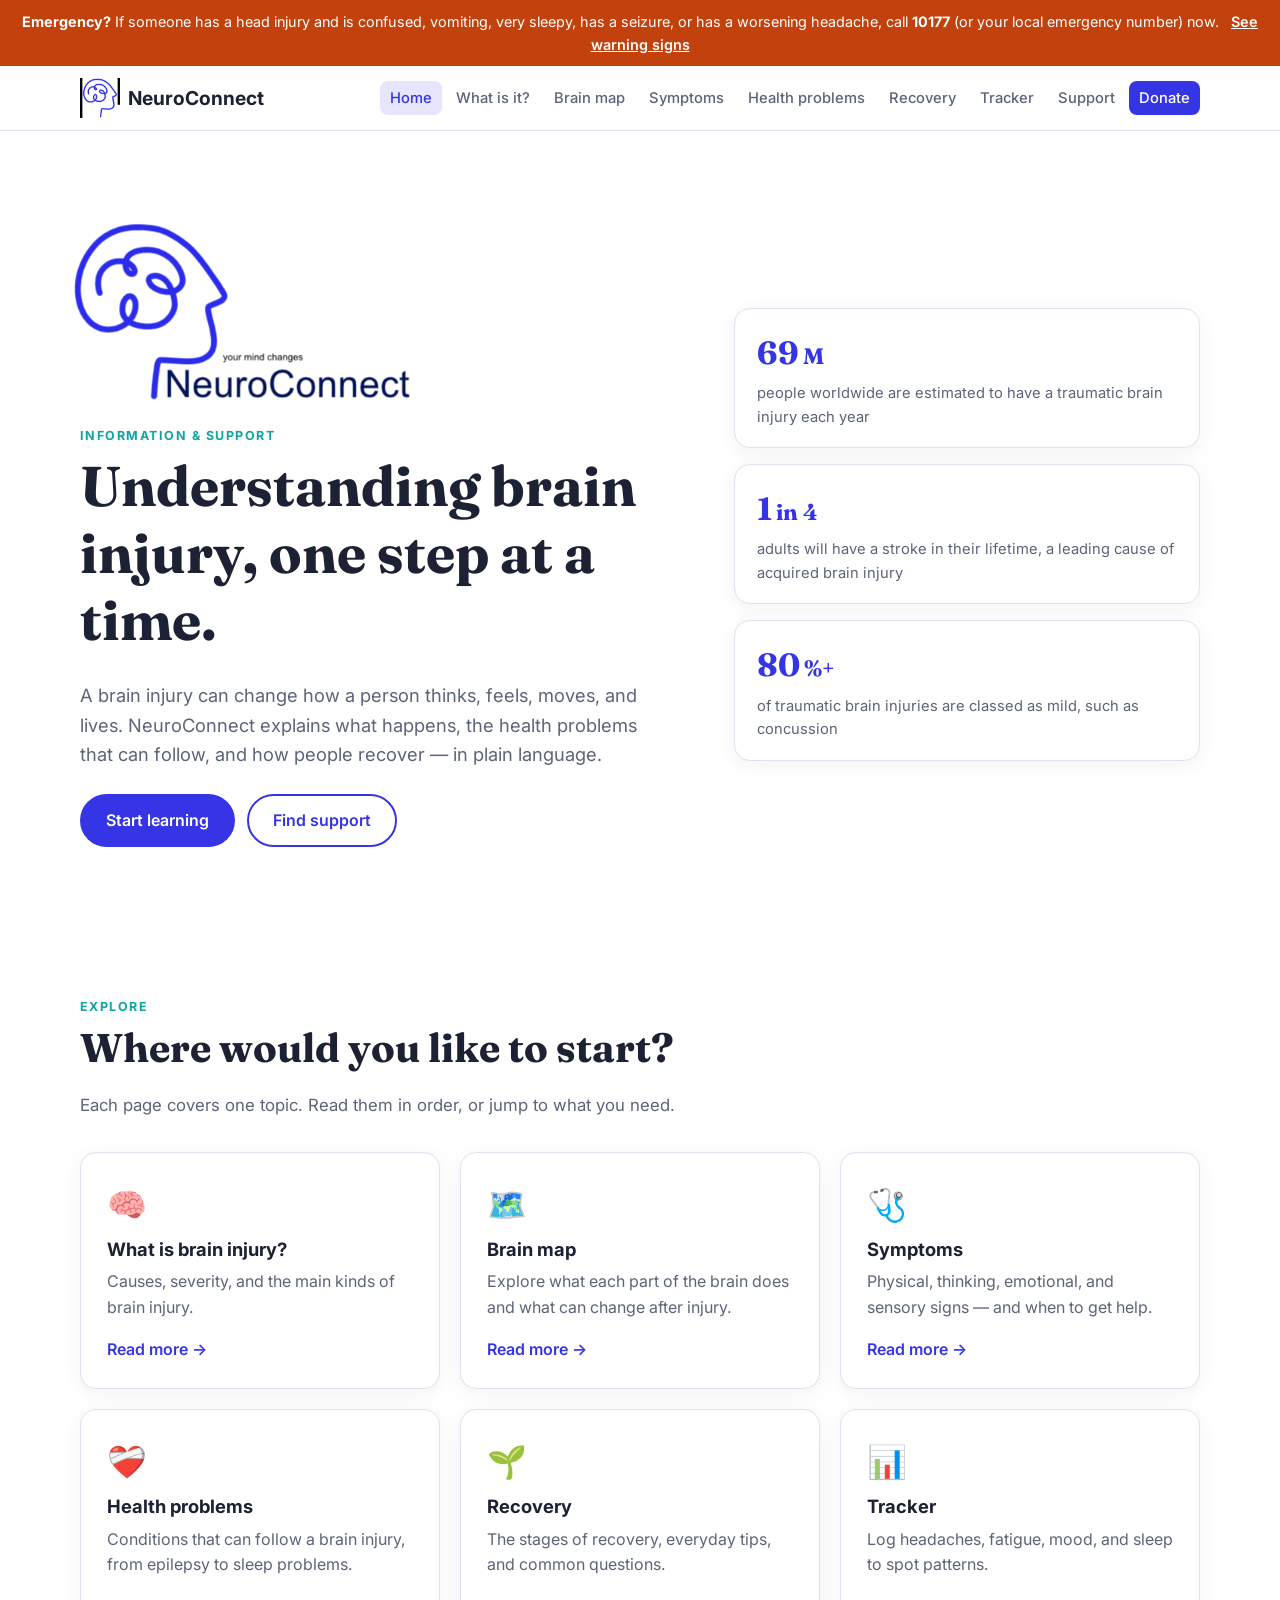
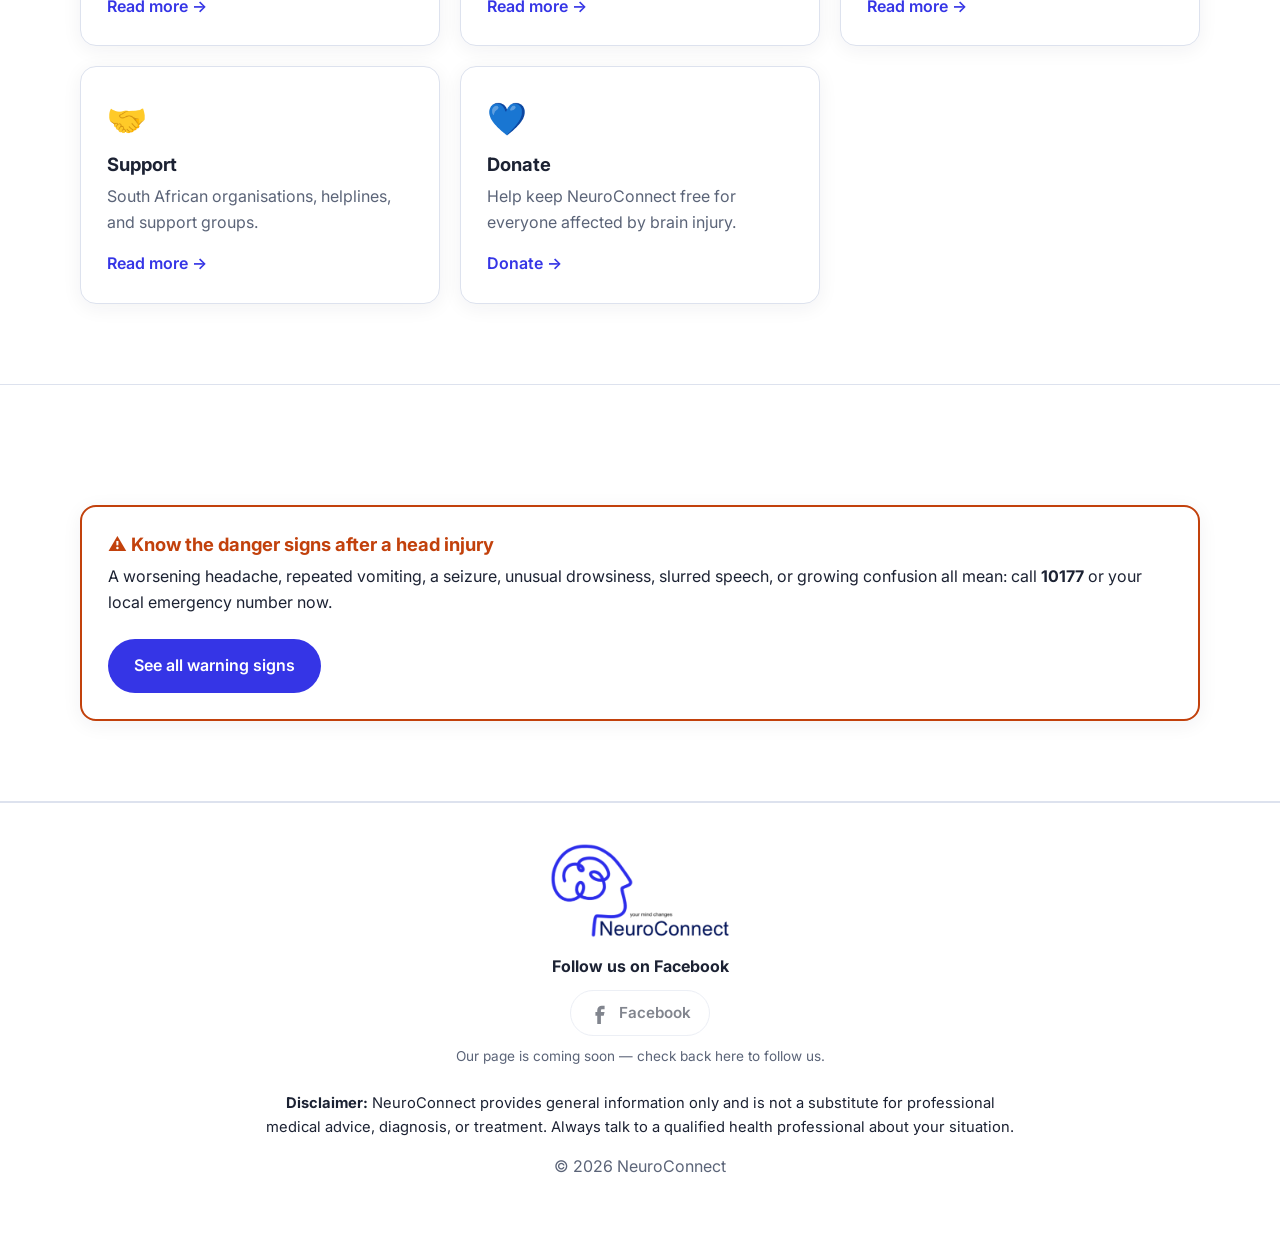
<file: index.html>
<!DOCTYPE html>
<html lang="en">
<head>
  <meta charset="UTF-8">
  <meta name="viewport" content="width=device-width, initial-scale=1.0">
  <title>NeuroConnect – Understanding Brain Injury</title>
  <meta name="description" content="NeuroConnect explains brain injury, its symptoms, related health problems, recovery, and where to find support.">
  <link rel="preconnect" href="https://fonts.googleapis.com">
  <link rel="preconnect" href="https://fonts.gstatic.com" crossorigin>
  <link href="https://fonts.googleapis.com/css2?family=Inter:wght@400;500;600;700&family=Fraunces:wght@600;700&display=swap" rel="stylesheet">
  <link rel="icon" type="image/png" href="images/icon.png">
  <link rel="apple-touch-icon" href="images/icon.png">
  <link rel="stylesheet" href="styles.css">
</head>
<body>


  <!-- Emergency banner -->
  <div class="alert-bar" role="alert">
    <strong>Emergency?</strong> If someone has a head injury and is confused, vomiting, very sleepy, has a seizure, or has a worsening headache, call <strong>10177</strong> (or your local emergency number) now.
    <a href="symptoms.html#warning-signs">See warning signs</a>
  </div>


  <!-- Navigation -->
  <header class="site-header">
    <nav class="nav container">
      <a href="index.html" class="logo">
        <img src="images/icon.png" alt="" class="logo-mark" width="40" height="40">
        NeuroConnect
      </a>
      <button class="nav-toggle" aria-expanded="false" aria-controls="nav-links" aria-label="Open menu">
        <span></span><span></span><span></span>
      </button>
      <ul class="nav-links" id="nav-links">
        <li><a href="index.html" class="active" aria-current="page">Home</a></li>
        <li><a href="about.html">What is it?</a></li>
        <li><a href="brain-map.html">Brain map</a></li>
        <li><a href="symptoms.html">Symptoms</a></li>
        <li><a href="health.html">Health problems</a></li>
        <li><a href="recovery.html">Recovery</a></li>
        <li><a href="tracker.html">Tracker</a></li>
        <li><a href="support.html">Support</a></li>
        <li><a href="donate.html" class="nav-donate">Donate</a></li>
      </ul>
    </nav>
  </header>

  <main id="top">


    <!-- Hero -->
    <section class="hero">
      <div class="container hero-grid">
        <div class="hero-text">
          <img src="images/logo.png" alt="NeuroConnect – your mind changes" class="hero-logo" width="900" height="478">
          <p class="eyebrow">Information &amp; support</p>
          <h1>Understanding brain injury, one step at a time.</h1>
          <p class="lead">A brain injury can change how a person thinks, feels, moves, and lives. NeuroConnect explains what happens, the health problems that can follow, and how people recover — in plain language.</p>
          <div class="hero-actions">
            <a href="about.html" class="btn btn-primary">Start learning</a>
            <a href="support.html" class="btn btn-ghost">Find support</a>
          </div>
        </div>
        <div class="hero-stats">
          <div class="stat">
            <span class="stat-num" data-count="69">0</span><span class="stat-unit">M</span>
            <p>people worldwide are estimated to have a traumatic brain injury each year</p>
          </div>
          <div class="stat">
            <span class="stat-num" data-count="1">0</span><span class="stat-unit">in 4</span>
            <p>adults will have a stroke in their lifetime, a leading cause of acquired brain injury</p>
          </div>
          <div class="stat">
            <span class="stat-num" data-count="80">0</span><span class="stat-unit">%+</span>
            <p>of traumatic brain injuries are classed as mild, such as concussion</p>
          </div>
        </div>
      </div>
    </section>

    <!-- Explore -->
    <section class="section">
      <div class="container">
        <p class="eyebrow">Explore</p>
        <h2>Where would you like to start?</h2>
        <p class="section-intro">Each page covers one topic. Read them in order, or jump to what you need.</p>
        <div class="card-grid three">
          <a class="card resource page-card" href="about.html">
            <span class="page-icon">🧠</span>
            <h3>What is brain injury?</h3>
            <p>Causes, severity, and the main kinds of brain injury.</p>
            <span class="arrow">Read more →</span>
          </a>
          <a class="card resource page-card" href="brain-map.html">
            <span class="page-icon">🗺️</span>
            <h3>Brain map</h3>
            <p>Explore what each part of the brain does and what can change after injury.</p>
            <span class="arrow">Read more →</span>
          </a>
          <a class="card resource page-card" href="symptoms.html">
            <span class="page-icon">🩺</span>
            <h3>Symptoms</h3>
            <p>Physical, thinking, emotional, and sensory signs — and when to get help.</p>
            <span class="arrow">Read more →</span>
          </a>
          <a class="card resource page-card" href="health.html">
            <span class="page-icon">❤️‍🩹</span>
            <h3>Health problems</h3>
            <p>Conditions that can follow a brain injury, from epilepsy to sleep problems.</p>
            <span class="arrow">Read more →</span>
          </a>
          <a class="card resource page-card" href="recovery.html">
            <span class="page-icon">🌱</span>
            <h3>Recovery</h3>
            <p>The stages of recovery, everyday tips, and common questions.</p>
            <span class="arrow">Read more →</span>
          </a>
          <a class="card resource page-card" href="tracker.html">
            <span class="page-icon">📊</span>
            <h3>Tracker</h3>
            <p>Log headaches, fatigue, mood, and sleep to spot patterns.</p>
            <span class="arrow">Read more →</span>
          </a>
          <a class="card resource page-card" href="support.html">
            <span class="page-icon">🤝</span>
            <h3>Support</h3>
            <p>South African organisations, helplines, and support groups.</p>
            <span class="arrow">Read more →</span>
          </a>
          <a class="card resource page-card" href="donate.html">
            <span class="page-icon">💙</span>
            <h3>Donate</h3>
            <p>Help keep NeuroConnect free for everyone affected by brain injury.</p>
            <span class="arrow">Donate →</span>
          </a>
        </div>
      </div>
    </section>

    <!-- Quick warning -->
    <section class="section alt">
      <div class="container">
        <div class="warning card">
          <h3>⚠️ Know the danger signs after a head injury</h3>
          <p>A worsening headache, repeated vomiting, a seizure, unusual drowsiness, slurred speech, or growing confusion all mean: call <strong>10177</strong> or your local emergency number now.</p>
          <a href="symptoms.html#warning-signs" class="btn btn-primary">See all warning signs</a>
        </div>
      </div>
    </section>


  </main>


  <footer class="site-footer">
    <div class="container">
      <img src="images/logo.png" alt="NeuroConnect" class="footer-logo" width="900" height="478">
      <div class="social">
        <p class="social-title">Follow us on Facebook</p>
        <div class="social-links">
          <a data-social="facebook" aria-label="NeuroConnect on Facebook" target="_blank" rel="noopener">
            <svg viewBox="0 0 24 24" width="22" height="22" aria-hidden="true"><path fill="currentColor" d="M14 8h3V4h-3c-2.8 0-5 2.2-5 5v2H7v4h2v9h4v-9h3l1-4h-4V9c0-.6.4-1 1-1z"/></svg>
            <span>Facebook</span>
          </a>
        </div>
        <p class="social-soon muted">Our page is coming soon — check back here to follow us.</p>
      </div>
      <p class="disclaimer"><strong>Disclaimer:</strong> NeuroConnect provides general information only and is not a substitute for professional medical advice, diagnosis, or treatment. Always talk to a qualified health professional about your situation.</p>
      <p class="muted">&copy; <span id="year"></span> NeuroConnect</p>
    </div>
  </footer>

  <button class="to-top" aria-label="Back to top">↑</button>

  <script src="script.js"></script>
</body>
</html>
</file>
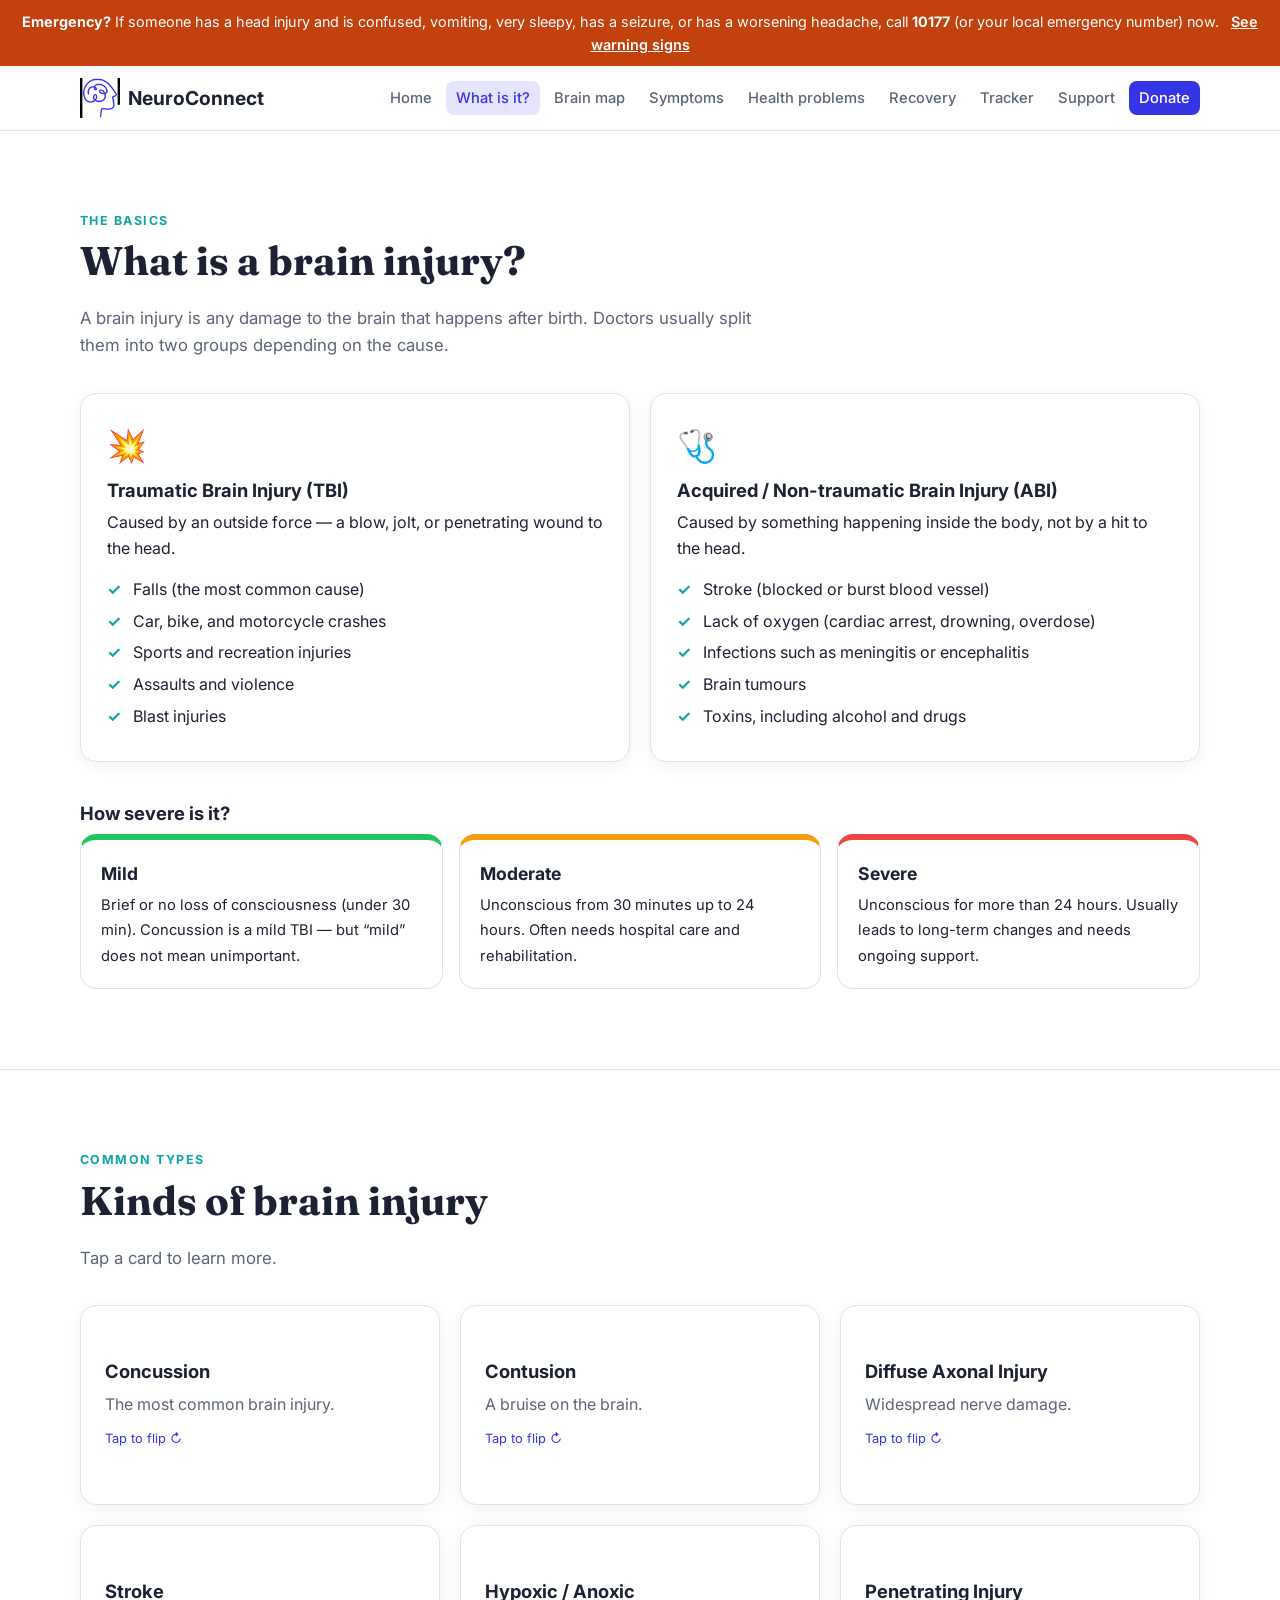
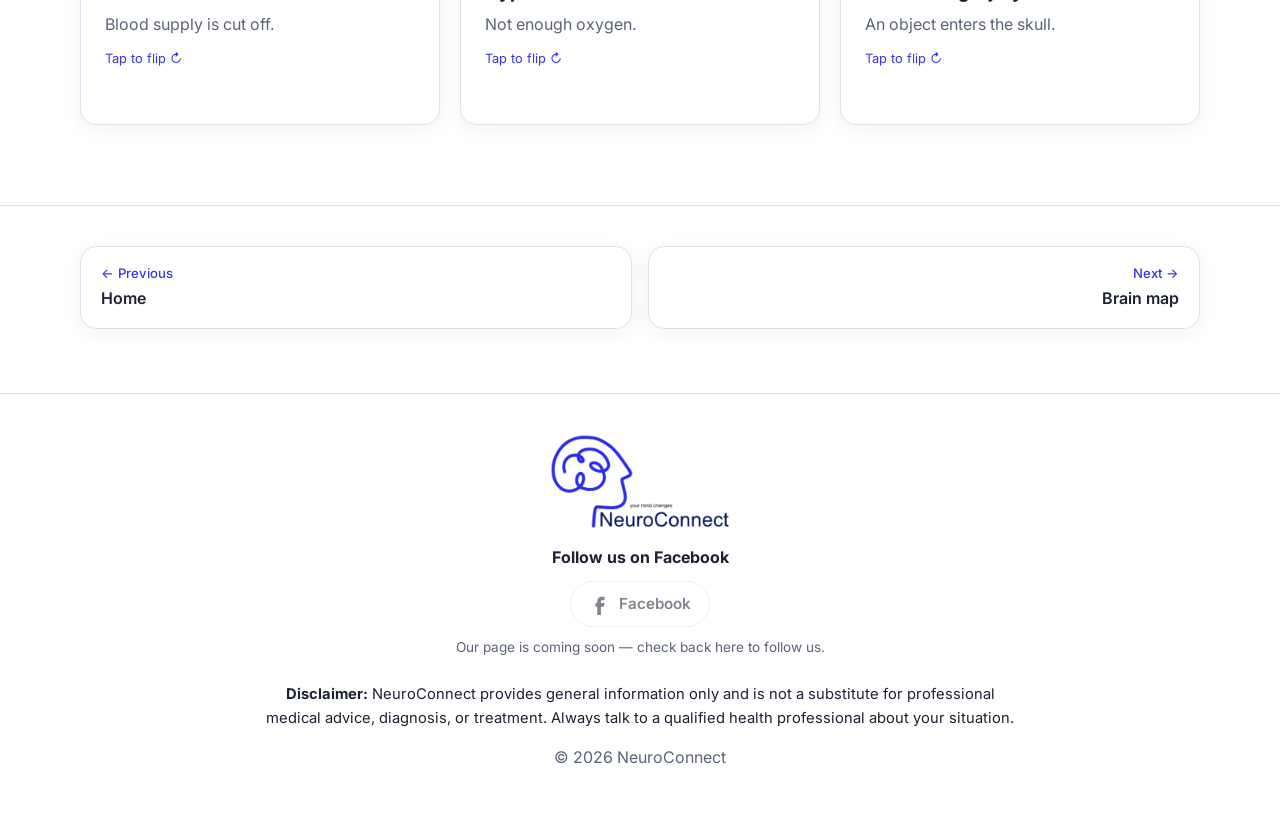
<file: about.html>
<!DOCTYPE html>
<html lang="en">
<head>
  <meta charset="UTF-8">
  <meta name="viewport" content="width=device-width, initial-scale=1.0">
  <title>What Is Brain Injury? – NeuroConnect</title>
  <meta name="description" content="NeuroConnect explains brain injury, its symptoms, related health problems, recovery, and where to find support.">
  <link rel="preconnect" href="https://fonts.googleapis.com">
  <link rel="preconnect" href="https://fonts.gstatic.com" crossorigin>
  <link href="https://fonts.googleapis.com/css2?family=Inter:wght@400;500;600;700&family=Fraunces:wght@600;700&display=swap" rel="stylesheet">
  <link rel="icon" type="image/png" href="images/icon.png">
  <link rel="apple-touch-icon" href="images/icon.png">
  <link rel="stylesheet" href="styles.css">
</head>
<body>


  <!-- Emergency banner -->
  <div class="alert-bar" role="alert">
    <strong>Emergency?</strong> If someone has a head injury and is confused, vomiting, very sleepy, has a seizure, or has a worsening headache, call <strong>10177</strong> (or your local emergency number) now.
    <a href="symptoms.html#warning-signs">See warning signs</a>
  </div>


  <!-- Navigation -->
  <header class="site-header">
    <nav class="nav container">
      <a href="index.html" class="logo">
        <img src="images/icon.png" alt="" class="logo-mark" width="40" height="40">
        NeuroConnect
      </a>
      <button class="nav-toggle" aria-expanded="false" aria-controls="nav-links" aria-label="Open menu">
        <span></span><span></span><span></span>
      </button>
      <ul class="nav-links" id="nav-links">
        <li><a href="index.html">Home</a></li>
        <li><a href="about.html" class="active" aria-current="page">What is it?</a></li>
        <li><a href="brain-map.html">Brain map</a></li>
        <li><a href="symptoms.html">Symptoms</a></li>
        <li><a href="health.html">Health problems</a></li>
        <li><a href="recovery.html">Recovery</a></li>
        <li><a href="tracker.html">Tracker</a></li>
        <li><a href="support.html">Support</a></li>
        <li><a href="donate.html" class="nav-donate">Donate</a></li>
      </ul>
    </nav>
  </header>

  <main id="top">

    <!-- About -->
    <section id="about" class="section">
      <div class="container">
        <p class="eyebrow">The basics</p>
        <h2>What is a brain injury?</h2>
        <p class="section-intro">A brain injury is any damage to the brain that happens after birth. Doctors usually split them into two groups depending on the cause.</p>
        <div class="card-grid two">
          <article class="card">
            <div class="card-icon">💥</div>
            <h3>Traumatic Brain Injury (TBI)</h3>
            <p>Caused by an outside force — a blow, jolt, or penetrating wound to the head.</p>
            <ul class="check-list">
              <li>Falls (the most common cause)</li>
              <li>Car, bike, and motorcycle crashes</li>
              <li>Sports and recreation injuries</li>
              <li>Assaults and violence</li>
              <li>Blast injuries</li>
            </ul>
          </article>
          <article class="card">
            <div class="card-icon">🩺</div>
            <h3>Acquired / Non-traumatic Brain Injury (ABI)</h3>
            <p>Caused by something happening inside the body, not by a hit to the head.</p>
            <ul class="check-list">
              <li>Stroke (blocked or burst blood vessel)</li>
              <li>Lack of oxygen (cardiac arrest, drowning, overdose)</li>
              <li>Infections such as meningitis or encephalitis</li>
              <li>Brain tumours</li>
              <li>Toxins, including alcohol and drugs</li>
            </ul>
          </article>
        </div>
        <div class="severity">
          <h3>How severe is it?</h3>
          <div class="severity-scale">
            <div class="sev sev-mild">
              <strong>Mild</strong>
              <span>Brief or no loss of consciousness (under 30 min). Concussion is a mild TBI — but “mild” does not mean unimportant.</span>
            </div>
            <div class="sev sev-moderate">
              <strong>Moderate</strong>
              <span>Unconscious from 30 minutes up to 24 hours. Often needs hospital care and rehabilitation.</span>
            </div>
            <div class="sev sev-severe">
              <strong>Severe</strong>
              <span>Unconscious for more than 24 hours. Usually leads to long-term changes and needs ongoing support.</span>
            </div>
          </div>
        </div>
      </div>
    </section>

    <!-- Types -->
    <section id="types" class="section alt">
      <div class="container">
        <p class="eyebrow">Common types</p>
        <h2>Kinds of brain injury</h2>
        <p class="section-intro">Tap a card to learn more.</p>
        <div class="card-grid three">
          <button class="flip-card" type="button">
            <div class="flip-inner">
              <div class="flip-front"><h3>Concussion</h3><p>The most common brain injury.</p></div>
              <div class="flip-back"><p>The brain moves quickly inside the skull, briefly changing how it works. Symptoms may appear right away or hours later. Rest, then a gradual return to activity, is key.</p></div>
            </div>
          </button>
          <button class="flip-card" type="button">
            <div class="flip-inner">
              <div class="flip-front"><h3>Contusion</h3><p>A bruise on the brain.</p></div>
              <div class="flip-back"><p>Bleeding and swelling in one area of brain tissue, often from a direct hit. Large contusions may need surgery to relieve pressure.</p></div>
            </div>
          </button>
          <button class="flip-card" type="button">
            <div class="flip-inner">
              <div class="flip-front"><h3>Diffuse Axonal Injury</h3><p>Widespread nerve damage.</p></div>
              <div class="flip-back"><p>Strong shaking or rotation stretches and tears the brain’s long nerve fibres (axons). It can cause coma and is often hard to see on scans.</p></div>
            </div>
          </button>
          <button class="flip-card" type="button">
            <div class="flip-inner">
              <div class="flip-front"><h3>Stroke</h3><p>Blood supply is cut off.</p></div>
              <div class="flip-back"><p>A clot (ischaemic) or bleed (haemorrhagic) stops blood reaching part of the brain. Remember <strong>BE FAST</strong>: Balance, Eyes, Face, Arms, Speech, Time to call 10177.</p></div>
            </div>
          </button>
          <button class="flip-card" type="button">
            <div class="flip-inner">
              <div class="flip-front"><h3>Hypoxic / Anoxic</h3><p>Not enough oxygen.</p></div>
              <div class="flip-back"><p>Brain cells start to die after about 4 minutes without oxygen — from cardiac arrest, drowning, choking, or overdose.</p></div>
            </div>
          </button>
          <button class="flip-card" type="button">
            <div class="flip-inner">
              <div class="flip-front"><h3>Penetrating Injury</h3><p>An object enters the skull.</p></div>
              <div class="flip-back"><p>A bullet, knife, or bone fragment damages brain tissue directly. This is a medical emergency with high risk of infection.</p></div>
            </div>
          </button>
        </div>
      </div>
    </section>

    <nav class="pager container" aria-label="Page navigation">
      <a href="index.html" class="pager-prev"><span>← Previous</span>Home</a>
      <a href="brain-map.html" class="pager-next"><span>Next →</span>Brain map</a>
    </nav>

  </main>


  <footer class="site-footer">
    <div class="container">
      <img src="images/logo.png" alt="NeuroConnect" class="footer-logo" width="900" height="478">
      <div class="social">
        <p class="social-title">Follow us on Facebook</p>
        <div class="social-links">
          <a data-social="facebook" aria-label="NeuroConnect on Facebook" target="_blank" rel="noopener">
            <svg viewBox="0 0 24 24" width="22" height="22" aria-hidden="true"><path fill="currentColor" d="M14 8h3V4h-3c-2.8 0-5 2.2-5 5v2H7v4h2v9h4v-9h3l1-4h-4V9c0-.6.4-1 1-1z"/></svg>
            <span>Facebook</span>
          </a>
        </div>
        <p class="social-soon muted">Our page is coming soon — check back here to follow us.</p>
      </div>
      <p class="disclaimer"><strong>Disclaimer:</strong> NeuroConnect provides general information only and is not a substitute for professional medical advice, diagnosis, or treatment. Always talk to a qualified health professional about your situation.</p>
      <p class="muted">&copy; <span id="year"></span> NeuroConnect</p>
    </div>
  </footer>

  <button class="to-top" aria-label="Back to top">↑</button>

  <script src="script.js"></script>
</body>
</html>
</file>
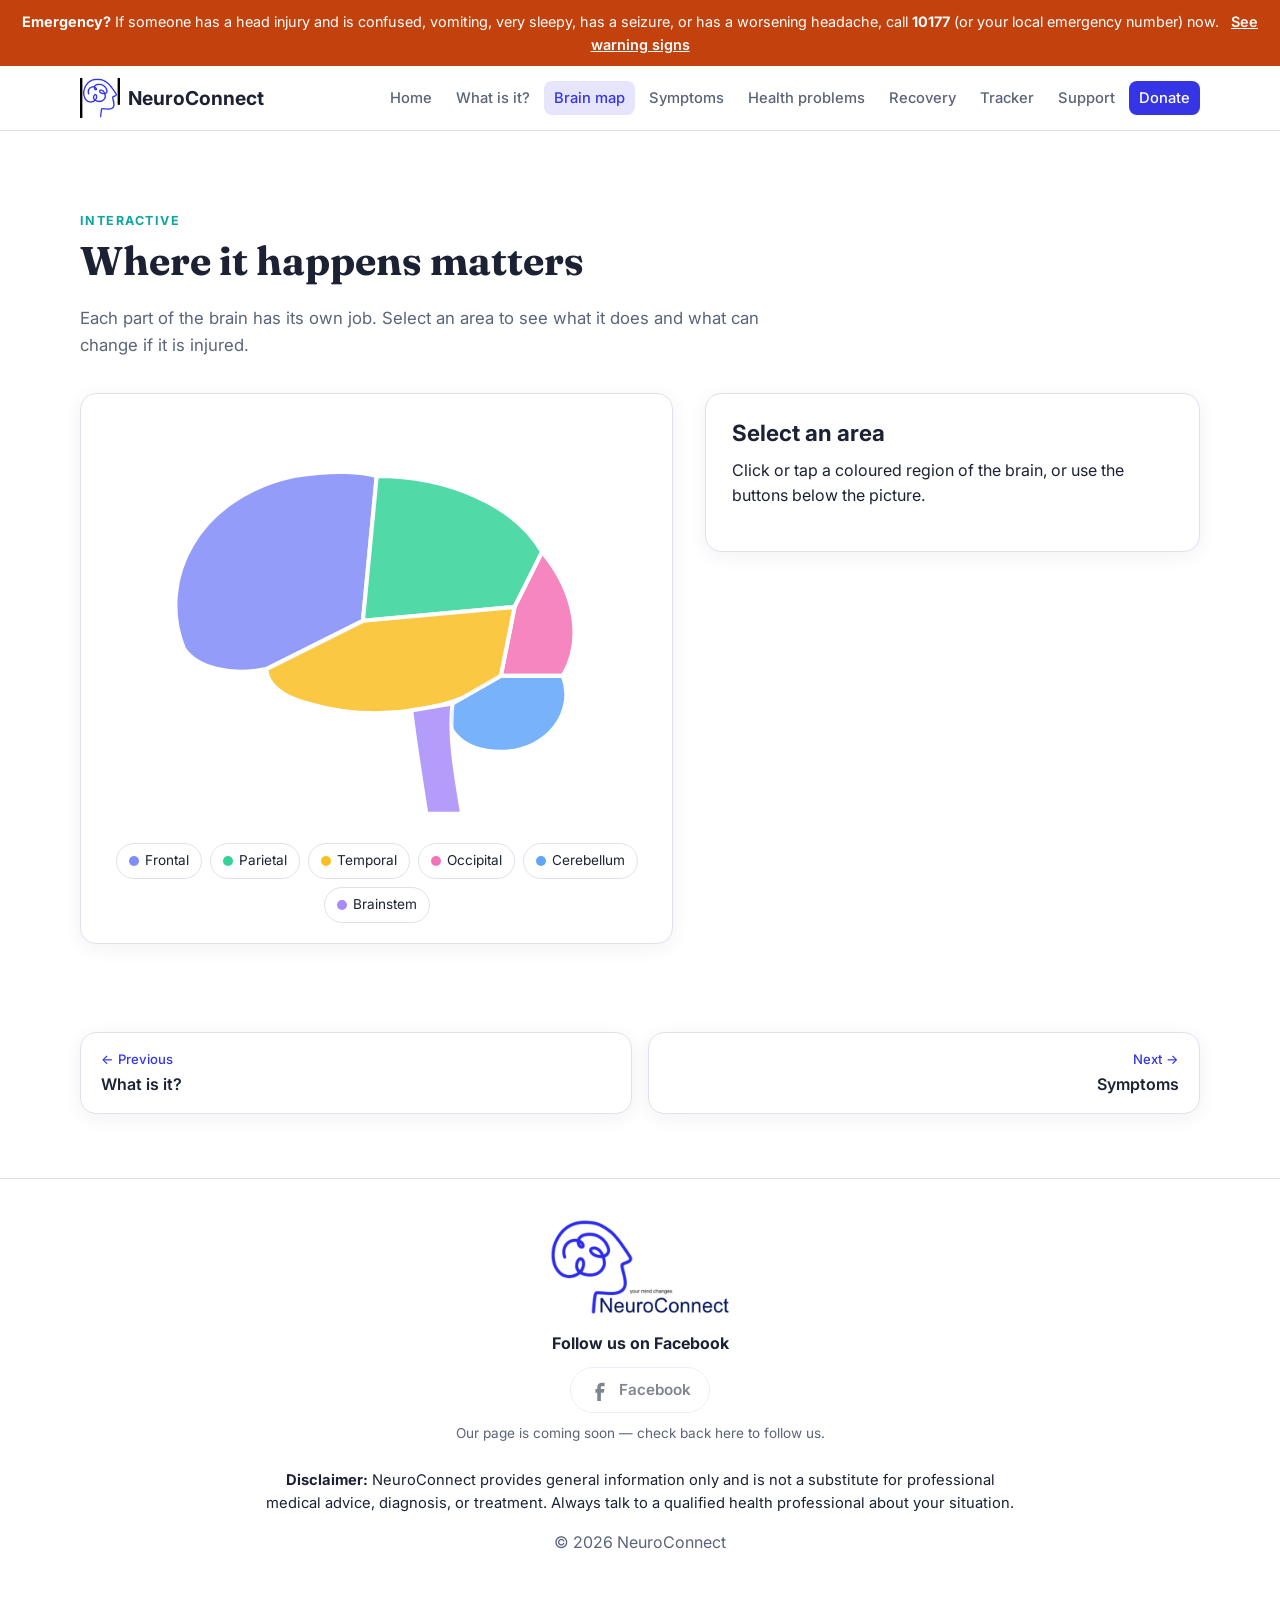
<file: brain-map.html>
<!DOCTYPE html>
<html lang="en">
<head>
  <meta charset="UTF-8">
  <meta name="viewport" content="width=device-width, initial-scale=1.0">
  <title>Brain Map – NeuroConnect</title>
  <meta name="description" content="NeuroConnect explains brain injury, its symptoms, related health problems, recovery, and where to find support.">
  <link rel="preconnect" href="https://fonts.googleapis.com">
  <link rel="preconnect" href="https://fonts.gstatic.com" crossorigin>
  <link href="https://fonts.googleapis.com/css2?family=Inter:wght@400;500;600;700&family=Fraunces:wght@600;700&display=swap" rel="stylesheet">
  <link rel="icon" type="image/png" href="images/icon.png">
  <link rel="apple-touch-icon" href="images/icon.png">
  <link rel="stylesheet" href="styles.css">
</head>
<body>


  <!-- Emergency banner -->
  <div class="alert-bar" role="alert">
    <strong>Emergency?</strong> If someone has a head injury and is confused, vomiting, very sleepy, has a seizure, or has a worsening headache, call <strong>10177</strong> (or your local emergency number) now.
    <a href="symptoms.html#warning-signs">See warning signs</a>
  </div>


  <!-- Navigation -->
  <header class="site-header">
    <nav class="nav container">
      <a href="index.html" class="logo">
        <img src="images/icon.png" alt="" class="logo-mark" width="40" height="40">
        NeuroConnect
      </a>
      <button class="nav-toggle" aria-expanded="false" aria-controls="nav-links" aria-label="Open menu">
        <span></span><span></span><span></span>
      </button>
      <ul class="nav-links" id="nav-links">
        <li><a href="index.html">Home</a></li>
        <li><a href="about.html">What is it?</a></li>
        <li><a href="brain-map.html" class="active" aria-current="page">Brain map</a></li>
        <li><a href="symptoms.html">Symptoms</a></li>
        <li><a href="health.html">Health problems</a></li>
        <li><a href="recovery.html">Recovery</a></li>
        <li><a href="tracker.html">Tracker</a></li>
        <li><a href="support.html">Support</a></li>
        <li><a href="donate.html" class="nav-donate">Donate</a></li>
      </ul>
    </nav>
  </header>

  <main id="top">

    <!-- Brain map -->
    <section id="brain-map" class="section">
      <div class="container">
        <p class="eyebrow">Interactive</p>
        <h2>Where it happens matters</h2>
        <p class="section-intro">Each part of the brain has its own job. Select an area to see what it does and what can change if it is injured.</p>
        <div class="brain-layout">
          <div class="brain-figure">
            <svg viewBox="0 0 400 300" class="brain-svg" role="img" aria-label="Side view of the brain showing its main regions">
              <path class="region" data-region="frontal" tabindex="0" role="button" aria-label="Frontal lobe"
                d="M60 170 C40 120 70 60 140 45 C170 40 190 42 200 45 L190 150 L120 185 C95 190 70 185 60 170 Z"/>
              <path class="region" data-region="parietal" tabindex="0" role="button" aria-label="Parietal lobe"
                d="M200 45 C250 45 300 65 320 100 L300 140 L190 150 Z"/>
              <path class="region" data-region="occipital" tabindex="0" role="button" aria-label="Occipital lobe"
                d="M320 100 C345 130 350 165 335 190 L290 190 L300 140 Z"/>
              <path class="region" data-region="temporal" tabindex="0" role="button" aria-label="Temporal lobe"
                d="M120 185 L190 150 L300 140 L290 190 C260 215 200 225 150 210 C130 205 120 195 120 185 Z"/>
              <path class="region" data-region="cerebellum" tabindex="0" role="button" aria-label="Cerebellum"
                d="M290 190 L335 190 C345 215 325 245 290 245 C260 245 245 225 255 210 Z"/>
              <path class="region" data-region="brainstem" tabindex="0" role="button" aria-label="Brainstem"
                d="M225 215 L255 210 C252 235 258 265 262 290 L236 290 C232 265 228 240 225 215 Z"/>
            </svg>
            <div class="brain-legend">
              <button type="button" data-region="frontal">Frontal</button>
              <button type="button" data-region="parietal">Parietal</button>
              <button type="button" data-region="temporal">Temporal</button>
              <button type="button" data-region="occipital">Occipital</button>
              <button type="button" data-region="cerebellum">Cerebellum</button>
              <button type="button" data-region="brainstem">Brainstem</button>
            </div>
          </div>
          <div class="brain-info card" aria-live="polite">
            <h3 id="region-title">Select an area</h3>
            <p id="region-job">Click or tap a coloured region of the brain, or use the buttons below the picture.</p>
            <div id="region-effects"></div>
          </div>
        </div>
      </div>
    </section>

    <nav class="pager container" aria-label="Page navigation">
      <a href="about.html" class="pager-prev"><span>← Previous</span>What is it?</a>
      <a href="symptoms.html" class="pager-next"><span>Next →</span>Symptoms</a>
    </nav>

  </main>


  <footer class="site-footer">
    <div class="container">
      <img src="images/logo.png" alt="NeuroConnect" class="footer-logo" width="900" height="478">
      <div class="social">
        <p class="social-title">Follow us on Facebook</p>
        <div class="social-links">
          <a data-social="facebook" aria-label="NeuroConnect on Facebook" target="_blank" rel="noopener">
            <svg viewBox="0 0 24 24" width="22" height="22" aria-hidden="true"><path fill="currentColor" d="M14 8h3V4h-3c-2.8 0-5 2.2-5 5v2H7v4h2v9h4v-9h3l1-4h-4V9c0-.6.4-1 1-1z"/></svg>
            <span>Facebook</span>
          </a>
        </div>
        <p class="social-soon muted">Our page is coming soon — check back here to follow us.</p>
      </div>
      <p class="disclaimer"><strong>Disclaimer:</strong> NeuroConnect provides general information only and is not a substitute for professional medical advice, diagnosis, or treatment. Always talk to a qualified health professional about your situation.</p>
      <p class="muted">&copy; <span id="year"></span> NeuroConnect</p>
    </div>
  </footer>

  <button class="to-top" aria-label="Back to top">↑</button>

  <script src="script.js"></script>
</body>
</html>
</file>
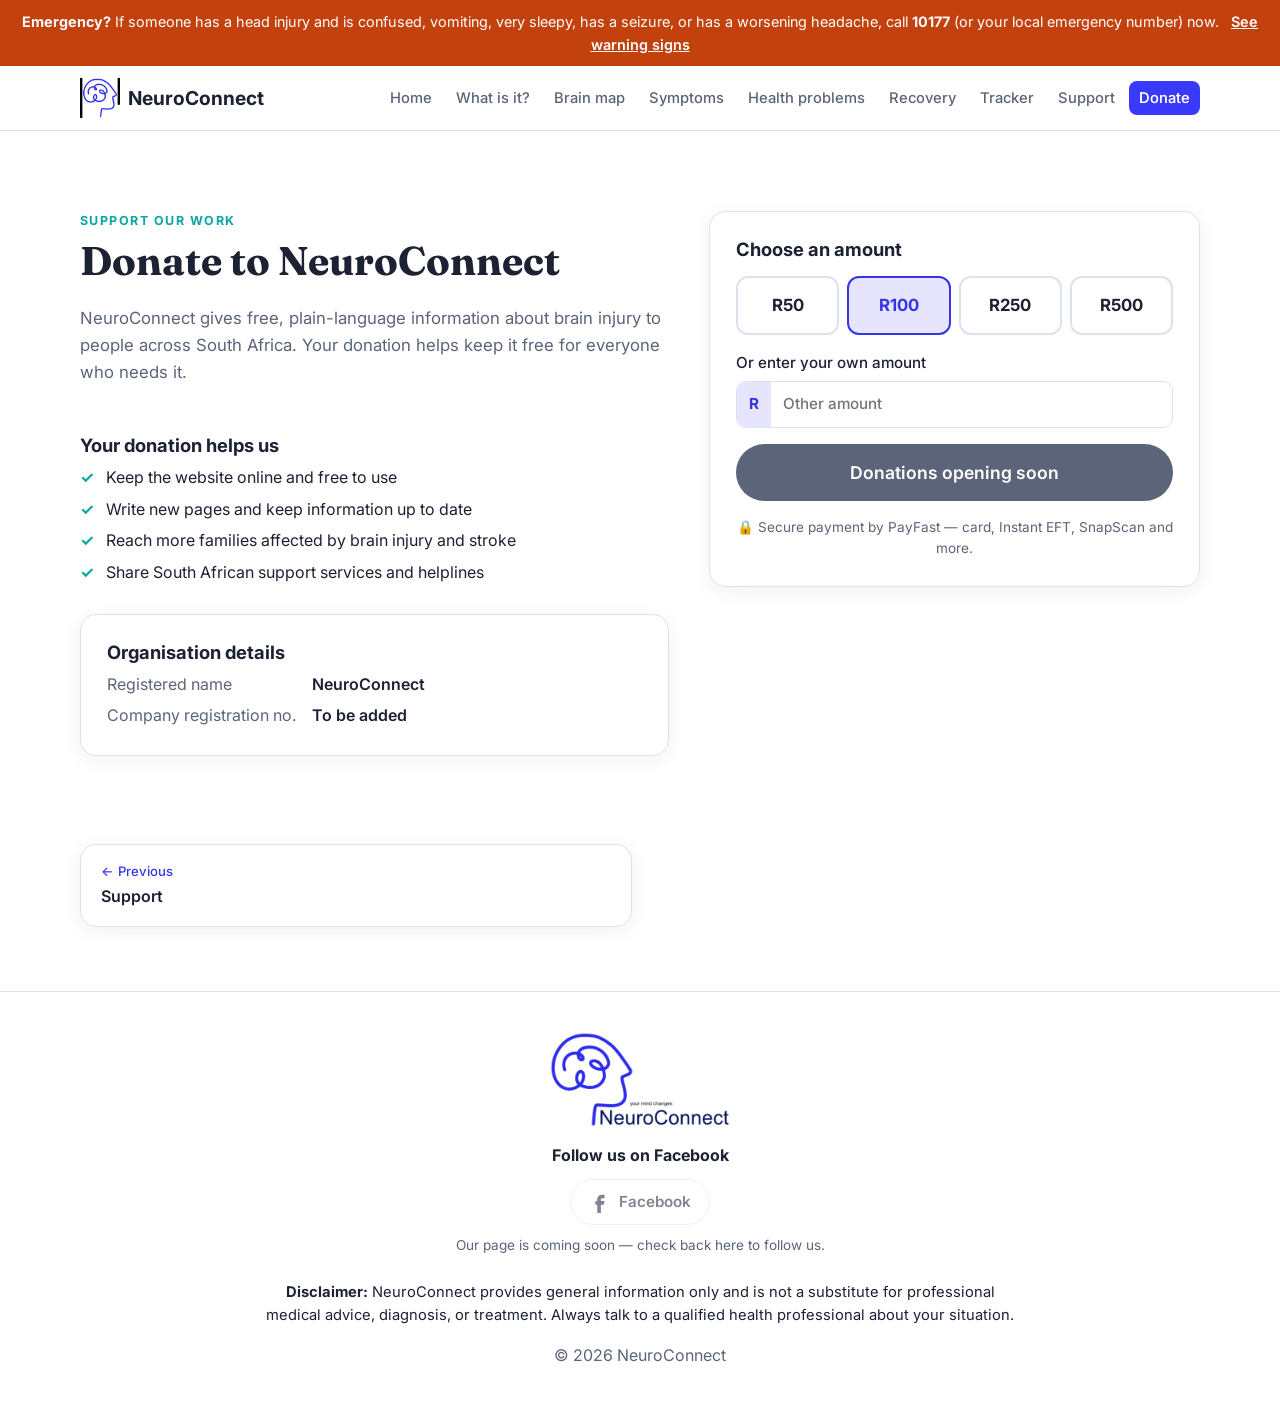
<file: donate.html>
<!DOCTYPE html>
<html lang="en">
<head>
  <meta charset="UTF-8">
  <meta name="viewport" content="width=device-width, initial-scale=1.0">
  <title>Donate – NeuroConnect</title>
  <meta name="description" content="NeuroConnect explains brain injury, its symptoms, related health problems, recovery, and where to find support.">
  <link rel="preconnect" href="https://fonts.googleapis.com">
  <link rel="preconnect" href="https://fonts.gstatic.com" crossorigin>
  <link href="https://fonts.googleapis.com/css2?family=Inter:wght@400;500;600;700&family=Fraunces:wght@600;700&display=swap" rel="stylesheet">
  <link rel="icon" type="image/png" href="images/icon.png">
  <link rel="apple-touch-icon" href="images/icon.png">
  <link rel="stylesheet" href="styles.css">
</head>
<body>


  <!-- Emergency banner -->
  <div class="alert-bar" role="alert">
    <strong>Emergency?</strong> If someone has a head injury and is confused, vomiting, very sleepy, has a seizure, or has a worsening headache, call <strong>10177</strong> (or your local emergency number) now.
    <a href="symptoms.html#warning-signs">See warning signs</a>
  </div>


  <!-- Navigation -->
  <header class="site-header">
    <nav class="nav container">
      <a href="index.html" class="logo">
        <img src="images/icon.png" alt="" class="logo-mark" width="40" height="40">
        NeuroConnect
      </a>
      <button class="nav-toggle" aria-expanded="false" aria-controls="nav-links" aria-label="Open menu">
        <span></span><span></span><span></span>
      </button>
      <ul class="nav-links" id="nav-links">
        <li><a href="index.html">Home</a></li>
        <li><a href="about.html">What is it?</a></li>
        <li><a href="brain-map.html">Brain map</a></li>
        <li><a href="symptoms.html">Symptoms</a></li>
        <li><a href="health.html">Health problems</a></li>
        <li><a href="recovery.html">Recovery</a></li>
        <li><a href="tracker.html">Tracker</a></li>
        <li><a href="support.html">Support</a></li>
        <li><a href="donate.html" class="active nav-donate" aria-current="page">Donate</a></li>
      </ul>
    </nav>
  </header>

  <main id="top">

    <!-- Donate -->
    <section id="donate" class="section">
      <div class="container donate-layout">
        <div>
          <p class="eyebrow">Support our work</p>
          <h2>Donate to NeuroConnect</h2>
          <p class="section-intro">NeuroConnect gives free, plain-language information about brain injury to people across South Africa. Your donation helps keep it free for everyone who needs it.</p>

          <div id="donate-thanks" class="card donate-thanks" hidden>
            <h3>💙 Thank you for your donation!</h3>
            <p>Your support means a lot. PayFast will email you a receipt.</p>
          </div>

          <h3 class="sub-heading">Your donation helps us</h3>
          <ul class="check-list donate-uses">
            <li>Keep the website online and free to use</li>
            <li>Write new pages and keep information up to date</li>
            <li>Reach more families affected by brain injury and stroke</li>
            <li>Share South African support services and helplines</li>
          </ul>

          <div class="card org-details">
            <h3>Organisation details</h3>
            <dl>
              <dt>Registered name</dt><dd id="org-name">NeuroConnect</dd>
              <dt>Company registration no.</dt><dd id="org-reg">To be added</dd>
            </dl>
          </div>
        </div>

        <!--
          ===== PAYFAST SETTINGS =====
          Replace the two values below with the Merchant ID and Merchant Key
          from your PayFast dashboard (Settings → Integration).
          Until they are filled in, the button shows "Donations opening soon".
        -->
        <form id="donate-form" class="card donate-form" action="https://www.payfast.co.za/eng/process" method="post">
          <input type="hidden" name="merchant_id" value="YOUR_MERCHANT_ID">
          <input type="hidden" name="merchant_key" value="YOUR_MERCHANT_KEY">
          <input type="hidden" name="item_name" value="Donation to NeuroConnect">
          <input type="hidden" name="return_url" value="https://peanutsgold.github.io/neuroconnect/donate.html?thanks=1">
          <input type="hidden" name="cancel_url" value="https://peanutsgold.github.io/neuroconnect/donate.html">
          <input type="hidden" name="amount" id="donate-amount" value="100.00">

          <h3>Choose an amount</h3>
          <div class="amount-grid" role="radiogroup" aria-label="Donation amount">
            <button type="button" class="amount" data-amount="50">R50</button>
            <button type="button" class="amount active" data-amount="100">R100</button>
            <button type="button" class="amount" data-amount="250">R250</button>
            <button type="button" class="amount" data-amount="500">R500</button>
          </div>
          <label class="custom-amount">Or enter your own amount
            <span class="rand-input"><span>R</span><input type="number" id="custom-amount" min="10" step="1" placeholder="Other amount"></span>
          </label>

          <button type="submit" id="donate-btn" class="btn btn-primary donate-btn">Donate R100</button>
          <p class="muted secure-note">🔒 Secure payment by PayFast — card, Instant EFT, SnapScan and more.</p>
        </form>
      </div>
    </section>

    <nav class="pager container" aria-label="Page navigation">
      <a href="support.html" class="pager-prev"><span>← Previous</span>Support</a>
      <span></span>
    </nav>

  </main>


  <footer class="site-footer">
    <div class="container">
      <img src="images/logo.png" alt="NeuroConnect" class="footer-logo" width="900" height="478">
      <div class="social">
        <p class="social-title">Follow us on Facebook</p>
        <div class="social-links">
          <a data-social="facebook" aria-label="NeuroConnect on Facebook" target="_blank" rel="noopener">
            <svg viewBox="0 0 24 24" width="22" height="22" aria-hidden="true"><path fill="currentColor" d="M14 8h3V4h-3c-2.8 0-5 2.2-5 5v2H7v4h2v9h4v-9h3l1-4h-4V9c0-.6.4-1 1-1z"/></svg>
            <span>Facebook</span>
          </a>
        </div>
        <p class="social-soon muted">Our page is coming soon — check back here to follow us.</p>
      </div>
      <p class="disclaimer"><strong>Disclaimer:</strong> NeuroConnect provides general information only and is not a substitute for professional medical advice, diagnosis, or treatment. Always talk to a qualified health professional about your situation.</p>
      <p class="muted">&copy; <span id="year"></span> NeuroConnect</p>
    </div>
  </footer>

  <button class="to-top" aria-label="Back to top">↑</button>

  <script src="script.js"></script>
</body>
</html>
</file>
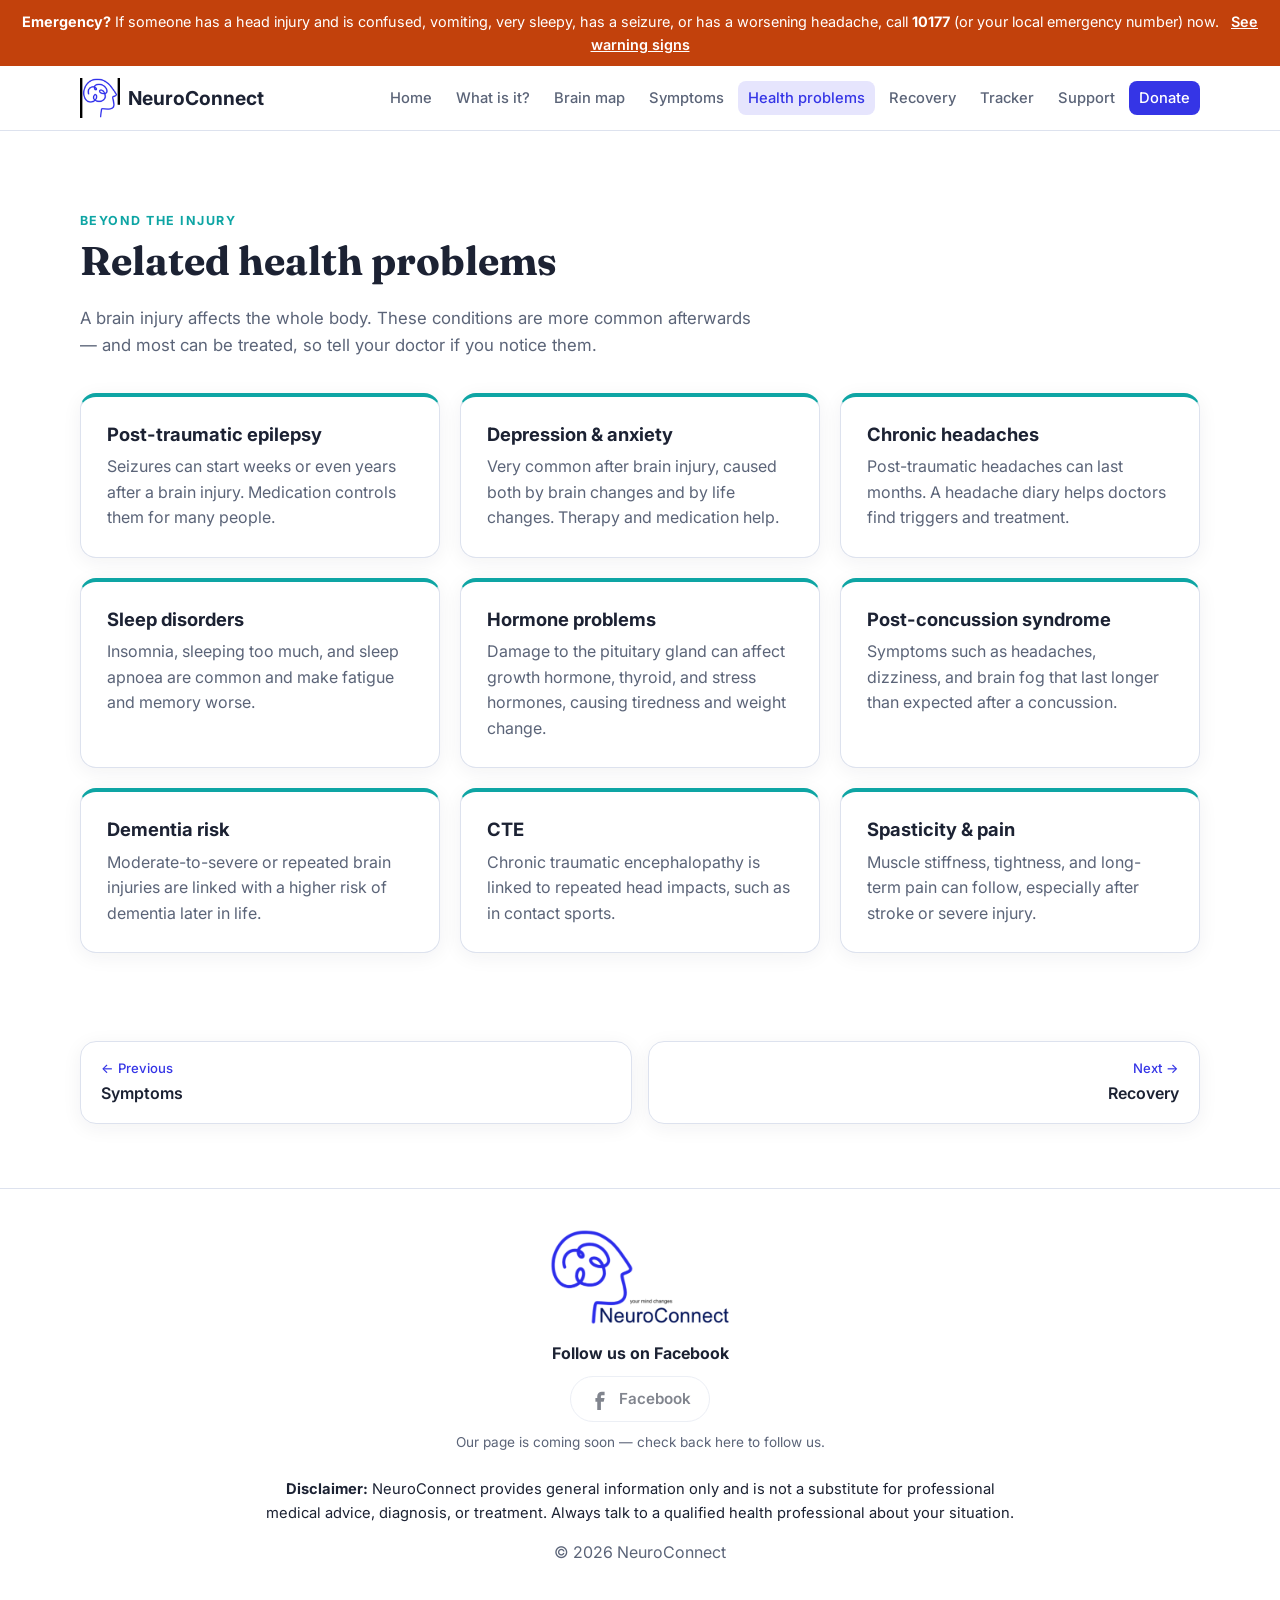
<file: health.html>
<!DOCTYPE html>
<html lang="en">
<head>
  <meta charset="UTF-8">
  <meta name="viewport" content="width=device-width, initial-scale=1.0">
  <title>Related Health Problems – NeuroConnect</title>
  <meta name="description" content="NeuroConnect explains brain injury, its symptoms, related health problems, recovery, and where to find support.">
  <link rel="preconnect" href="https://fonts.googleapis.com">
  <link rel="preconnect" href="https://fonts.gstatic.com" crossorigin>
  <link href="https://fonts.googleapis.com/css2?family=Inter:wght@400;500;600;700&family=Fraunces:wght@600;700&display=swap" rel="stylesheet">
  <link rel="icon" type="image/png" href="images/icon.png">
  <link rel="apple-touch-icon" href="images/icon.png">
  <link rel="stylesheet" href="styles.css">
</head>
<body>


  <!-- Emergency banner -->
  <div class="alert-bar" role="alert">
    <strong>Emergency?</strong> If someone has a head injury and is confused, vomiting, very sleepy, has a seizure, or has a worsening headache, call <strong>10177</strong> (or your local emergency number) now.
    <a href="symptoms.html#warning-signs">See warning signs</a>
  </div>


  <!-- Navigation -->
  <header class="site-header">
    <nav class="nav container">
      <a href="index.html" class="logo">
        <img src="images/icon.png" alt="" class="logo-mark" width="40" height="40">
        NeuroConnect
      </a>
      <button class="nav-toggle" aria-expanded="false" aria-controls="nav-links" aria-label="Open menu">
        <span></span><span></span><span></span>
      </button>
      <ul class="nav-links" id="nav-links">
        <li><a href="index.html">Home</a></li>
        <li><a href="about.html">What is it?</a></li>
        <li><a href="brain-map.html">Brain map</a></li>
        <li><a href="symptoms.html">Symptoms</a></li>
        <li><a href="health.html" class="active" aria-current="page">Health problems</a></li>
        <li><a href="recovery.html">Recovery</a></li>
        <li><a href="tracker.html">Tracker</a></li>
        <li><a href="support.html">Support</a></li>
        <li><a href="donate.html" class="nav-donate">Donate</a></li>
      </ul>
    </nav>
  </header>

  <main id="top">

    <!-- Health problems -->
    <section id="health" class="section">
      <div class="container">
        <p class="eyebrow">Beyond the injury</p>
        <h2>Related health problems</h2>
        <p class="section-intro">A brain injury affects the whole body. These conditions are more common afterwards — and most can be treated, so tell your doctor if you notice them.</p>
        <div class="card-grid three">
          <article class="card health-card">
            <h3>Post-traumatic epilepsy</h3>
            <p>Seizures can start weeks or even years after a brain injury. Medication controls them for many people.</p>
          </article>
          <article class="card health-card">
            <h3>Depression &amp; anxiety</h3>
            <p>Very common after brain injury, caused both by brain changes and by life changes. Therapy and medication help.</p>
          </article>
          <article class="card health-card">
            <h3>Chronic headaches</h3>
            <p>Post-traumatic headaches can last months. A headache diary helps doctors find triggers and treatment.</p>
          </article>
          <article class="card health-card">
            <h3>Sleep disorders</h3>
            <p>Insomnia, sleeping too much, and sleep apnoea are common and make fatigue and memory worse.</p>
          </article>
          <article class="card health-card">
            <h3>Hormone problems</h3>
            <p>Damage to the pituitary gland can affect growth hormone, thyroid, and stress hormones, causing tiredness and weight change.</p>
          </article>
          <article class="card health-card">
            <h3>Post-concussion syndrome</h3>
            <p>Symptoms such as headaches, dizziness, and brain fog that last longer than expected after a concussion.</p>
          </article>
          <article class="card health-card">
            <h3>Dementia risk</h3>
            <p>Moderate-to-severe or repeated brain injuries are linked with a higher risk of dementia later in life.</p>
          </article>
          <article class="card health-card">
            <h3>CTE</h3>
            <p>Chronic traumatic encephalopathy is linked to repeated head impacts, such as in contact sports.</p>
          </article>
          <article class="card health-card">
            <h3>Spasticity &amp; pain</h3>
            <p>Muscle stiffness, tightness, and long-term pain can follow, especially after stroke or severe injury.</p>
          </article>
        </div>
      </div>
    </section>

    <nav class="pager container" aria-label="Page navigation">
      <a href="symptoms.html" class="pager-prev"><span>← Previous</span>Symptoms</a>
      <a href="recovery.html" class="pager-next"><span>Next →</span>Recovery</a>
    </nav>

  </main>


  <footer class="site-footer">
    <div class="container">
      <img src="images/logo.png" alt="NeuroConnect" class="footer-logo" width="900" height="478">
      <div class="social">
        <p class="social-title">Follow us on Facebook</p>
        <div class="social-links">
          <a data-social="facebook" aria-label="NeuroConnect on Facebook" target="_blank" rel="noopener">
            <svg viewBox="0 0 24 24" width="22" height="22" aria-hidden="true"><path fill="currentColor" d="M14 8h3V4h-3c-2.8 0-5 2.2-5 5v2H7v4h2v9h4v-9h3l1-4h-4V9c0-.6.4-1 1-1z"/></svg>
            <span>Facebook</span>
          </a>
        </div>
        <p class="social-soon muted">Our page is coming soon — check back here to follow us.</p>
      </div>
      <p class="disclaimer"><strong>Disclaimer:</strong> NeuroConnect provides general information only and is not a substitute for professional medical advice, diagnosis, or treatment. Always talk to a qualified health professional about your situation.</p>
      <p class="muted">&copy; <span id="year"></span> NeuroConnect</p>
    </div>
  </footer>

  <button class="to-top" aria-label="Back to top">↑</button>

  <script src="script.js"></script>
</body>
</html>
</file>
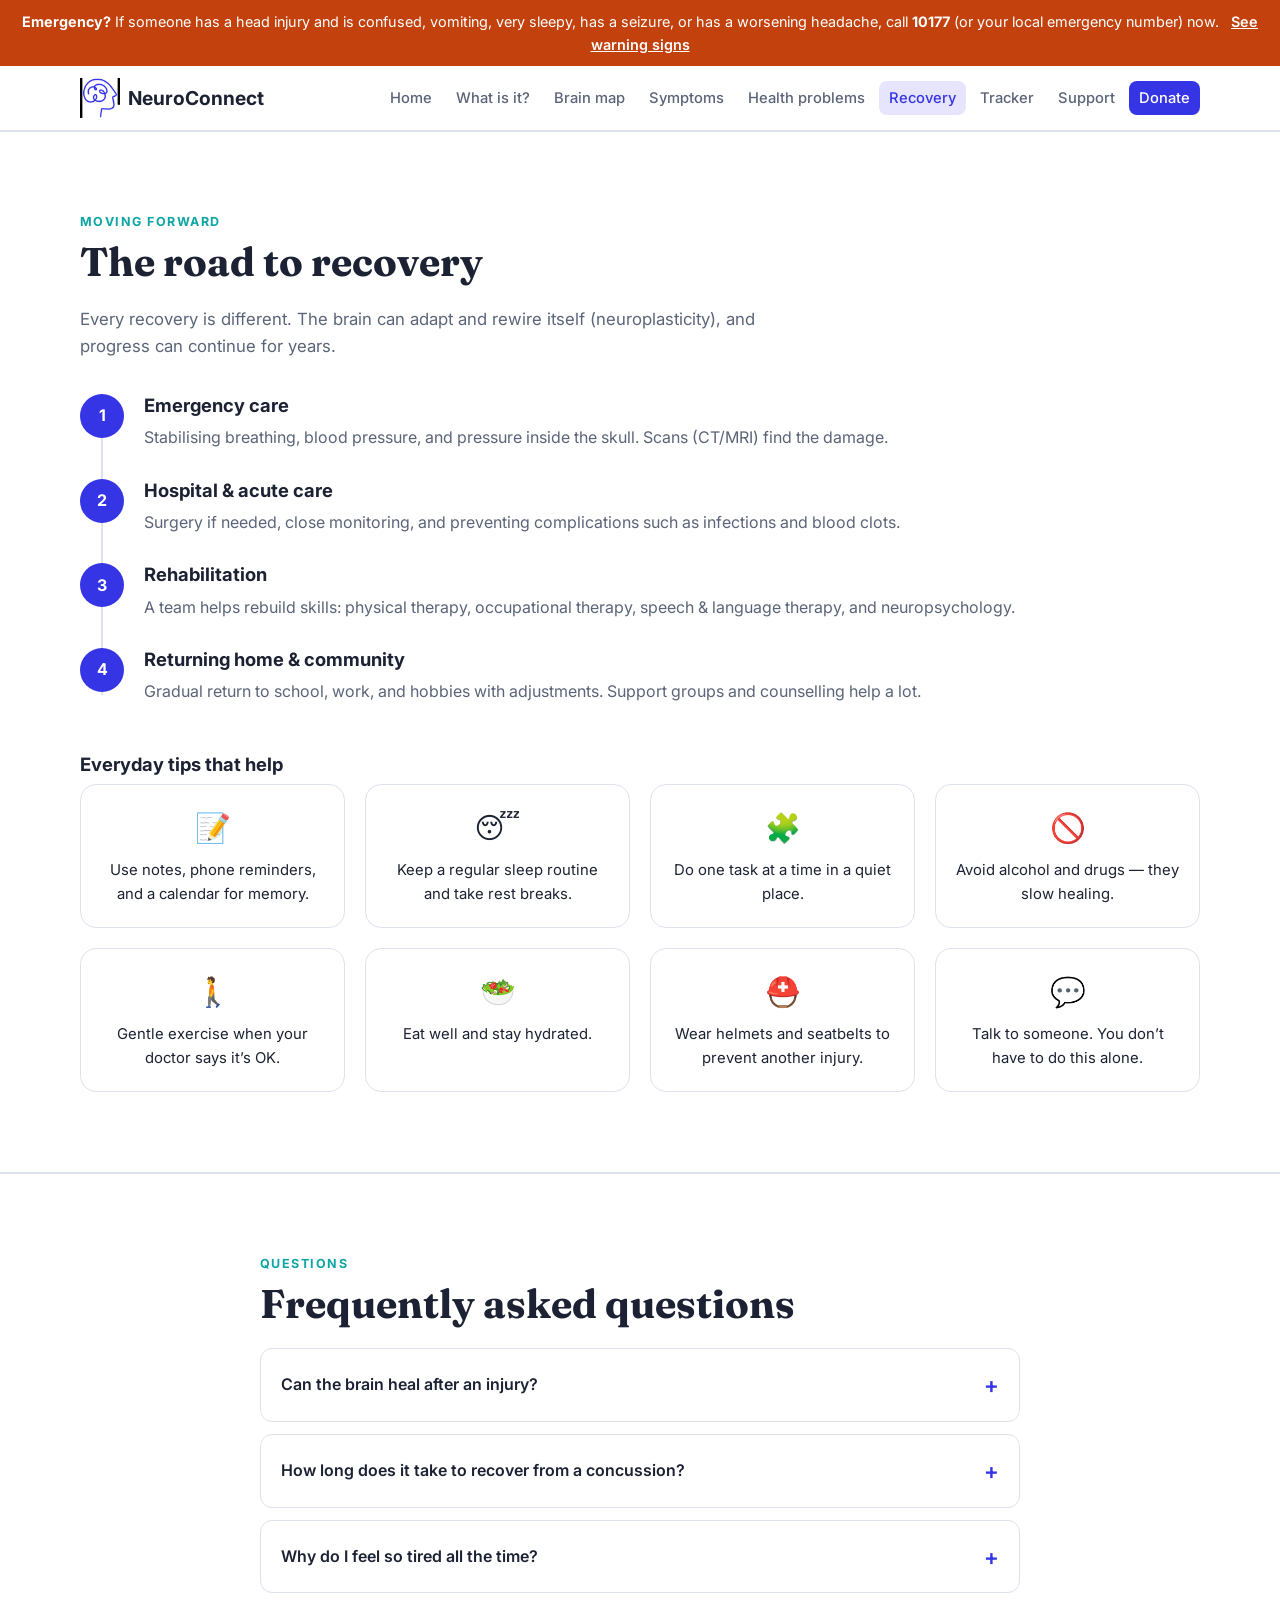
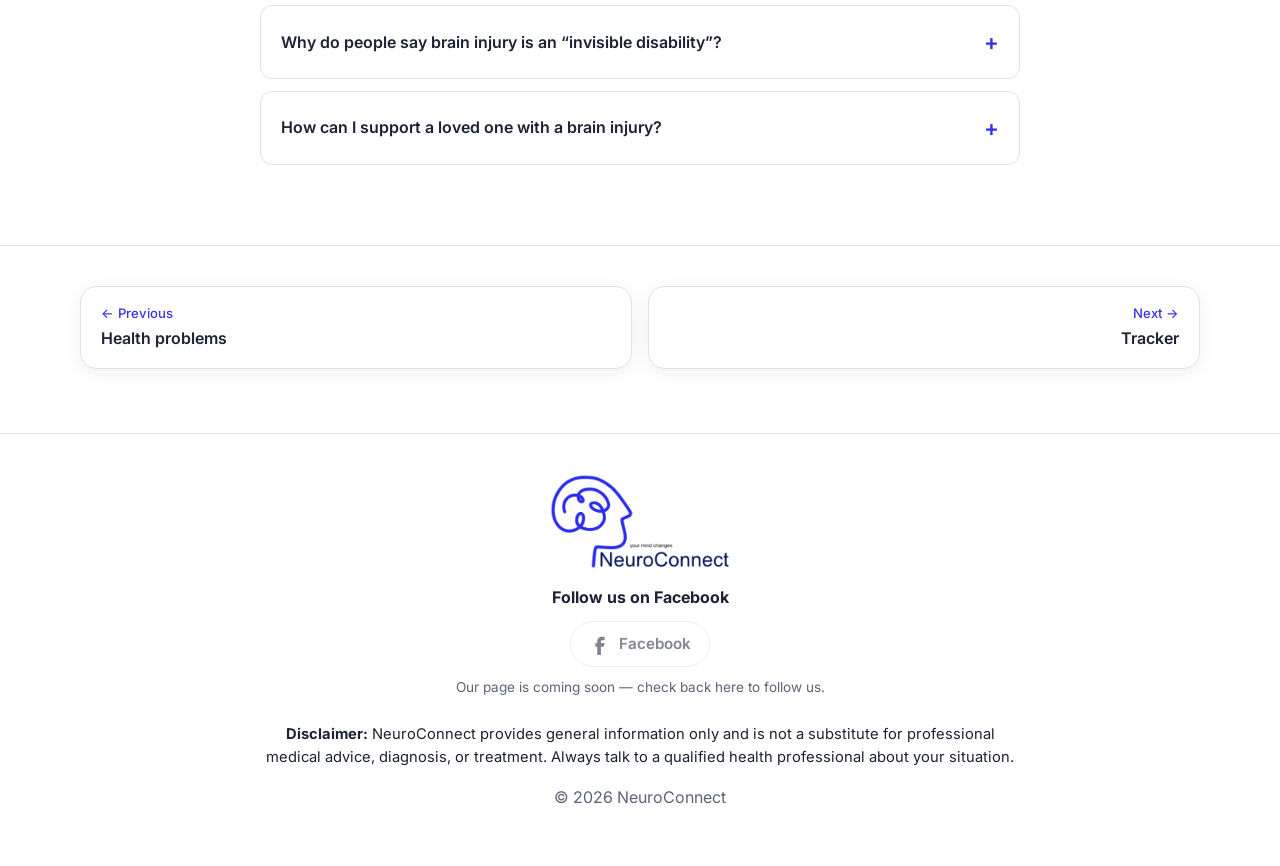
<file: recovery.html>
<!DOCTYPE html>
<html lang="en">
<head>
  <meta charset="UTF-8">
  <meta name="viewport" content="width=device-width, initial-scale=1.0">
  <title>Recovery – NeuroConnect</title>
  <meta name="description" content="NeuroConnect explains brain injury, its symptoms, related health problems, recovery, and where to find support.">
  <link rel="preconnect" href="https://fonts.googleapis.com">
  <link rel="preconnect" href="https://fonts.gstatic.com" crossorigin>
  <link href="https://fonts.googleapis.com/css2?family=Inter:wght@400;500;600;700&family=Fraunces:wght@600;700&display=swap" rel="stylesheet">
  <link rel="icon" type="image/png" href="images/icon.png">
  <link rel="apple-touch-icon" href="images/icon.png">
  <link rel="stylesheet" href="styles.css">
</head>
<body>


  <!-- Emergency banner -->
  <div class="alert-bar" role="alert">
    <strong>Emergency?</strong> If someone has a head injury and is confused, vomiting, very sleepy, has a seizure, or has a worsening headache, call <strong>10177</strong> (or your local emergency number) now.
    <a href="symptoms.html#warning-signs">See warning signs</a>
  </div>


  <!-- Navigation -->
  <header class="site-header">
    <nav class="nav container">
      <a href="index.html" class="logo">
        <img src="images/icon.png" alt="" class="logo-mark" width="40" height="40">
        NeuroConnect
      </a>
      <button class="nav-toggle" aria-expanded="false" aria-controls="nav-links" aria-label="Open menu">
        <span></span><span></span><span></span>
      </button>
      <ul class="nav-links" id="nav-links">
        <li><a href="index.html">Home</a></li>
        <li><a href="about.html">What is it?</a></li>
        <li><a href="brain-map.html">Brain map</a></li>
        <li><a href="symptoms.html">Symptoms</a></li>
        <li><a href="health.html">Health problems</a></li>
        <li><a href="recovery.html" class="active" aria-current="page">Recovery</a></li>
        <li><a href="tracker.html">Tracker</a></li>
        <li><a href="support.html">Support</a></li>
        <li><a href="donate.html" class="nav-donate">Donate</a></li>
      </ul>
    </nav>
  </header>

  <main id="top">

    <!-- Recovery -->
    <section id="recovery" class="section alt">
      <div class="container">
        <p class="eyebrow">Moving forward</p>
        <h2>The road to recovery</h2>
        <p class="section-intro">Every recovery is different. The brain can adapt and rewire itself (neuroplasticity), and progress can continue for years.</p>
        <ol class="timeline">
          <li>
            <span class="tl-dot">1</span>
            <div><h3>Emergency care</h3><p>Stabilising breathing, blood pressure, and pressure inside the skull. Scans (CT/MRI) find the damage.</p></div>
          </li>
          <li>
            <span class="tl-dot">2</span>
            <div><h3>Hospital &amp; acute care</h3><p>Surgery if needed, close monitoring, and preventing complications such as infections and blood clots.</p></div>
          </li>
          <li>
            <span class="tl-dot">3</span>
            <div><h3>Rehabilitation</h3><p>A team helps rebuild skills: physical therapy, occupational therapy, speech &amp; language therapy, and neuropsychology.</p></div>
          </li>
          <li>
            <span class="tl-dot">4</span>
            <div><h3>Returning home &amp; community</h3><p>Gradual return to school, work, and hobbies with adjustments. Support groups and counselling help a lot.</p></div>
          </li>
        </ol>

        <h3 class="sub-heading">Everyday tips that help</h3>
        <div class="card-grid four">
          <div class="tip"><span>📝</span><p>Use notes, phone reminders, and a calendar for memory.</p></div>
          <div class="tip"><span>😴</span><p>Keep a regular sleep routine and take rest breaks.</p></div>
          <div class="tip"><span>🧩</span><p>Do one task at a time in a quiet place.</p></div>
          <div class="tip"><span>🚫</span><p>Avoid alcohol and drugs — they slow healing.</p></div>
          <div class="tip"><span>🚶</span><p>Gentle exercise when your doctor says it’s OK.</p></div>
          <div class="tip"><span>🥗</span><p>Eat well and stay hydrated.</p></div>
          <div class="tip"><span>⛑️</span><p>Wear helmets and seatbelts to prevent another injury.</p></div>
          <div class="tip"><span>💬</span><p>Talk to someone. You don’t have to do this alone.</p></div>
        </div>
      </div>
    </section>

    <!-- FAQ -->
    <section id="faq" class="section alt">
      <div class="container narrow">
        <p class="eyebrow">Questions</p>
        <h2>Frequently asked questions</h2>
        <div class="accordion">
          <details>
            <summary>Can the brain heal after an injury?</summary>
            <p>Brain cells that die usually don’t grow back, but the brain can form new connections and let healthy areas take over some jobs. This is called neuroplasticity, and rehabilitation helps it along.</p>
          </details>
          <details>
            <summary>How long does it take to recover from a concussion?</summary>
            <p>Most people feel better within a few weeks. Some people have symptoms for months. Return to sport, school, or work step by step, and see a doctor if symptoms last or get worse.</p>
          </details>
          <details>
            <summary>Why do I feel so tired all the time?</summary>
            <p>Fatigue is one of the most common effects. An injured brain works harder to do everyday tasks. Pacing yourself, planning rest breaks, and good sleep help.</p>
          </details>
          <details>
            <summary>Why do people say brain injury is an “invisible disability”?</summary>
            <p>Many effects — memory problems, fatigue, mood changes — can’t be seen. People may look fine but still be struggling, which can lead to misunderstanding.</p>
          </details>
          <details>
            <summary>How can I support a loved one with a brain injury?</summary>
            <p>Be patient, keep routines simple, give information one step at a time, and celebrate small wins. Caregivers need support too — look into carer groups and respite services.</p>
          </details>
        </div>
      </div>
    </section>

    <nav class="pager container" aria-label="Page navigation">
      <a href="health.html" class="pager-prev"><span>← Previous</span>Health problems</a>
      <a href="tracker.html" class="pager-next"><span>Next →</span>Tracker</a>
    </nav>

  </main>


  <footer class="site-footer">
    <div class="container">
      <img src="images/logo.png" alt="NeuroConnect" class="footer-logo" width="900" height="478">
      <div class="social">
        <p class="social-title">Follow us on Facebook</p>
        <div class="social-links">
          <a data-social="facebook" aria-label="NeuroConnect on Facebook" target="_blank" rel="noopener">
            <svg viewBox="0 0 24 24" width="22" height="22" aria-hidden="true"><path fill="currentColor" d="M14 8h3V4h-3c-2.8 0-5 2.2-5 5v2H7v4h2v9h4v-9h3l1-4h-4V9c0-.6.4-1 1-1z"/></svg>
            <span>Facebook</span>
          </a>
        </div>
        <p class="social-soon muted">Our page is coming soon — check back here to follow us.</p>
      </div>
      <p class="disclaimer"><strong>Disclaimer:</strong> NeuroConnect provides general information only and is not a substitute for professional medical advice, diagnosis, or treatment. Always talk to a qualified health professional about your situation.</p>
      <p class="muted">&copy; <span id="year"></span> NeuroConnect</p>
    </div>
  </footer>

  <button class="to-top" aria-label="Back to top">↑</button>

  <script src="script.js"></script>
</body>
</html>
</file>
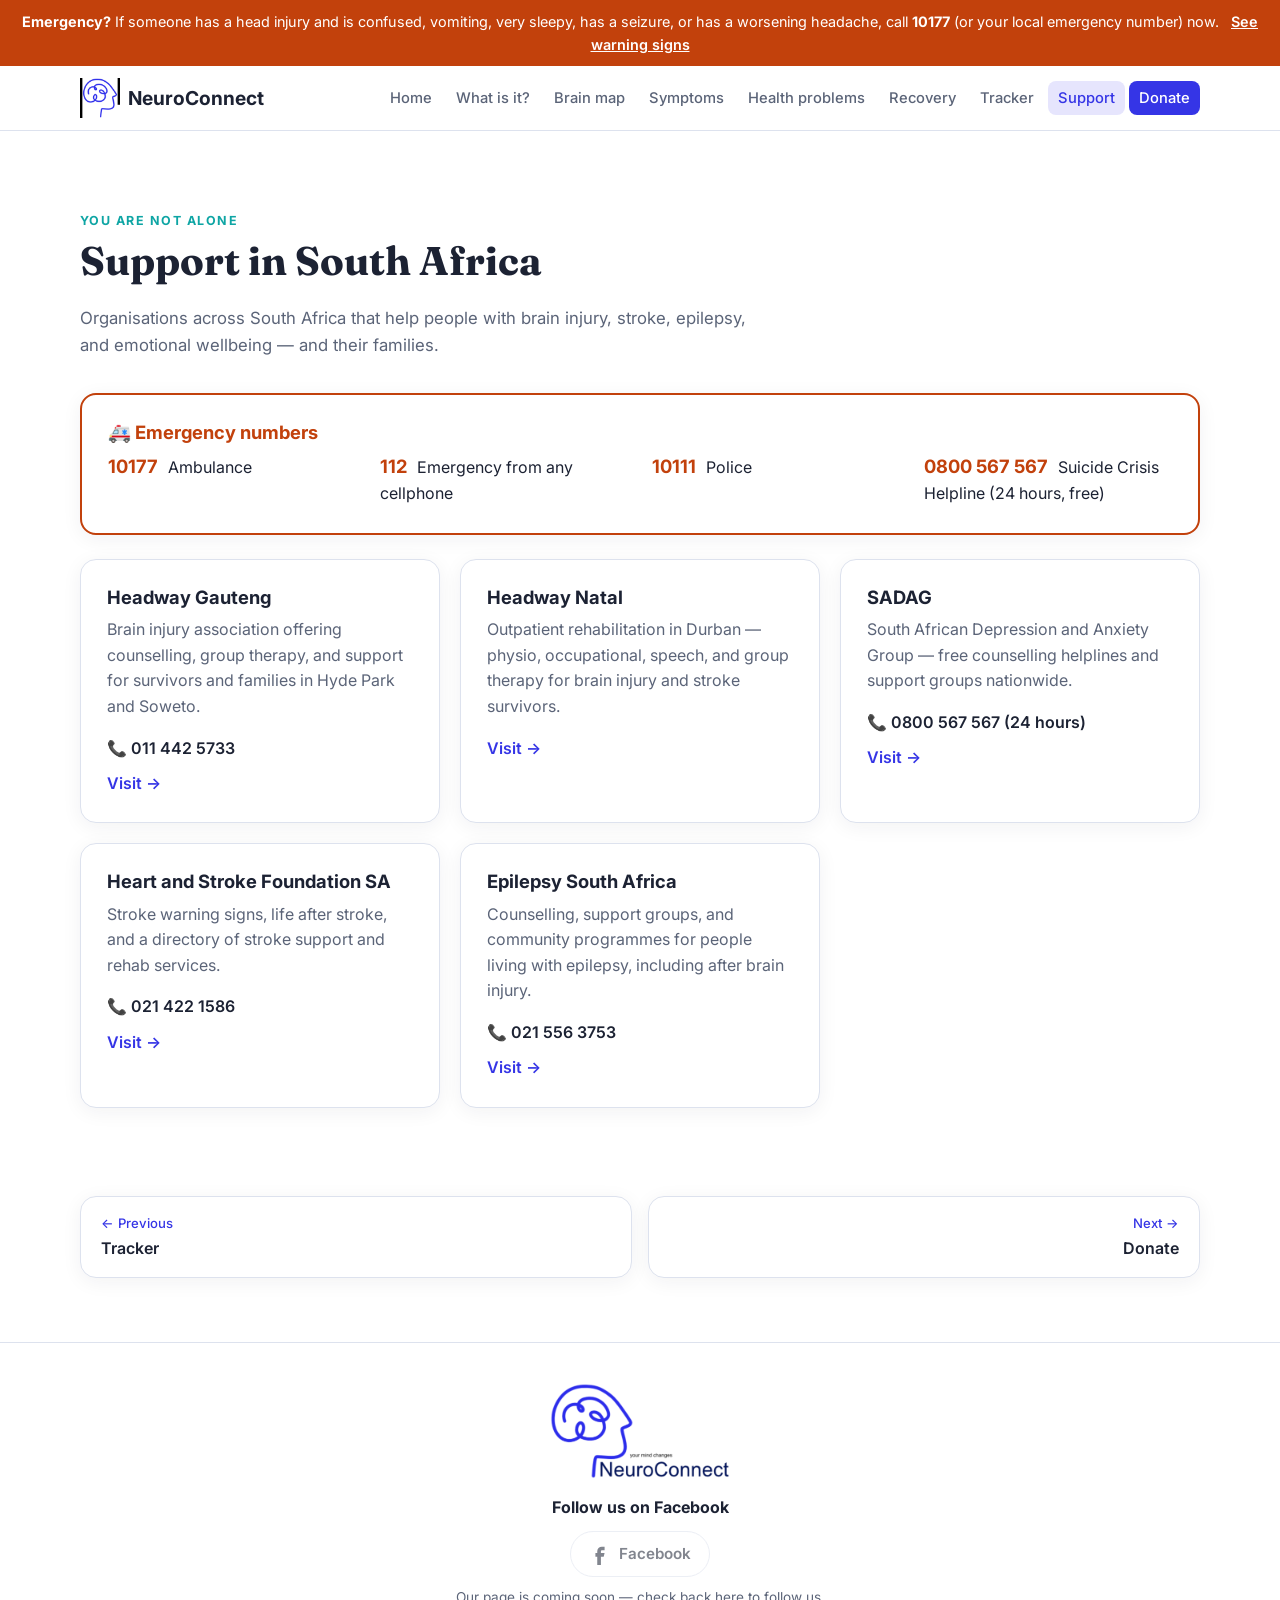
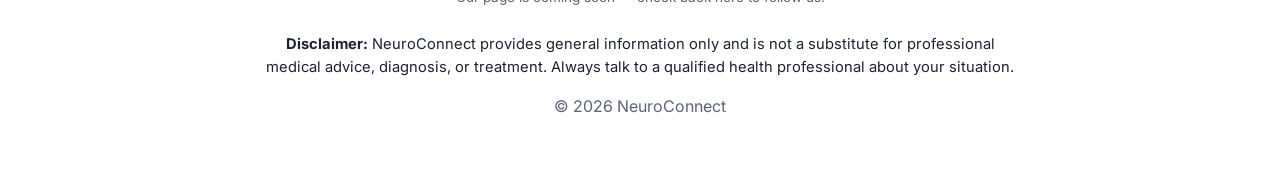
<file: support.html>
<!DOCTYPE html>
<html lang="en">
<head>
  <meta charset="UTF-8">
  <meta name="viewport" content="width=device-width, initial-scale=1.0">
  <title>Support & Resources – NeuroConnect</title>
  <meta name="description" content="NeuroConnect explains brain injury, its symptoms, related health problems, recovery, and where to find support.">
  <link rel="preconnect" href="https://fonts.googleapis.com">
  <link rel="preconnect" href="https://fonts.gstatic.com" crossorigin>
  <link href="https://fonts.googleapis.com/css2?family=Inter:wght@400;500;600;700&family=Fraunces:wght@600;700&display=swap" rel="stylesheet">
  <link rel="icon" type="image/png" href="images/icon.png">
  <link rel="apple-touch-icon" href="images/icon.png">
  <link rel="stylesheet" href="styles.css">
</head>
<body>


  <!-- Emergency banner -->
  <div class="alert-bar" role="alert">
    <strong>Emergency?</strong> If someone has a head injury and is confused, vomiting, very sleepy, has a seizure, or has a worsening headache, call <strong>10177</strong> (or your local emergency number) now.
    <a href="symptoms.html#warning-signs">See warning signs</a>
  </div>


  <!-- Navigation -->
  <header class="site-header">
    <nav class="nav container">
      <a href="index.html" class="logo">
        <img src="images/icon.png" alt="" class="logo-mark" width="40" height="40">
        NeuroConnect
      </a>
      <button class="nav-toggle" aria-expanded="false" aria-controls="nav-links" aria-label="Open menu">
        <span></span><span></span><span></span>
      </button>
      <ul class="nav-links" id="nav-links">
        <li><a href="index.html">Home</a></li>
        <li><a href="about.html">What is it?</a></li>
        <li><a href="brain-map.html">Brain map</a></li>
        <li><a href="symptoms.html">Symptoms</a></li>
        <li><a href="health.html">Health problems</a></li>
        <li><a href="recovery.html">Recovery</a></li>
        <li><a href="tracker.html">Tracker</a></li>
        <li><a href="support.html" class="active" aria-current="page">Support</a></li>
        <li><a href="donate.html" class="nav-donate">Donate</a></li>
      </ul>
    </nav>
  </header>

  <main id="top">

    <!-- Resources -->
    <section id="resources" class="section">
      <div class="container">
        <p class="eyebrow">You are not alone</p>
        <h2>Support in South Africa</h2>
        <p class="section-intro">Organisations across South Africa that help people with brain injury, stroke, epilepsy, and emotional wellbeing — and their families.</p>

        <div class="card emergency-numbers">
          <h3>🚑 Emergency numbers</h3>
          <ul>
            <li><a href="tel:10177"><strong>10177</strong></a> Ambulance</li>
            <li><a href="tel:112"><strong>112</strong></a> Emergency from any cellphone</li>
            <li><a href="tel:10111"><strong>10111</strong></a> Police</li>
            <li><a href="tel:0800567567"><strong>0800 567 567</strong></a> Suicide Crisis Helpline (24 hours, free)</li>
          </ul>
        </div>

        <div class="card-grid three">
          <a class="card resource" href="https://headwaygauteng.co.za/" target="_blank" rel="noopener">
            <h3>Headway Gauteng</h3>
            <p>Brain injury association offering counselling, group therapy, and support for survivors and families in Hyde Park and Soweto.</p>
            <p class="phone">📞 011 442 5733</p>
            <span class="arrow">Visit →</span>
          </a>
          <a class="card resource" href="https://headway.org.za/" target="_blank" rel="noopener">
            <h3>Headway Natal</h3>
            <p>Outpatient rehabilitation in Durban — physio, occupational, speech, and group therapy for brain injury and stroke survivors.</p>
            <span class="arrow">Visit →</span>
          </a>
          <a class="card resource" href="https://www.sadag.org/" target="_blank" rel="noopener">
            <h3>SADAG</h3>
            <p>South African Depression and Anxiety Group — free counselling helplines and support groups nationwide.</p>
            <p class="phone">📞 0800 567 567 (24 hours)</p>
            <span class="arrow">Visit →</span>
          </a>
          <a class="card resource" href="https://www.heartfoundation.co.za/stroke-support-directory/" target="_blank" rel="noopener">
            <h3>Heart and Stroke Foundation SA</h3>
            <p>Stroke warning signs, life after stroke, and a directory of stroke support and rehab services.</p>
            <p class="phone">📞 021 422 1586</p>
            <span class="arrow">Visit →</span>
          </a>
          <a class="card resource" href="https://epilepsy.org.za/" target="_blank" rel="noopener">
            <h3>Epilepsy South Africa</h3>
            <p>Counselling, support groups, and community programmes for people living with epilepsy, including after brain injury.</p>
            <p class="phone">📞 021 556 3753</p>
            <span class="arrow">Visit →</span>
          </a>
        </div>
      </div>
    </section>

    <nav class="pager container" aria-label="Page navigation">
      <a href="tracker.html" class="pager-prev"><span>← Previous</span>Tracker</a>
      <a href="donate.html" class="pager-next"><span>Next →</span>Donate</a>
    </nav>

  </main>


  <footer class="site-footer">
    <div class="container">
      <img src="images/logo.png" alt="NeuroConnect" class="footer-logo" width="900" height="478">
      <div class="social">
        <p class="social-title">Follow us on Facebook</p>
        <div class="social-links">
          <a data-social="facebook" aria-label="NeuroConnect on Facebook" target="_blank" rel="noopener">
            <svg viewBox="0 0 24 24" width="22" height="22" aria-hidden="true"><path fill="currentColor" d="M14 8h3V4h-3c-2.8 0-5 2.2-5 5v2H7v4h2v9h4v-9h3l1-4h-4V9c0-.6.4-1 1-1z"/></svg>
            <span>Facebook</span>
          </a>
        </div>
        <p class="social-soon muted">Our page is coming soon — check back here to follow us.</p>
      </div>
      <p class="disclaimer"><strong>Disclaimer:</strong> NeuroConnect provides general information only and is not a substitute for professional medical advice, diagnosis, or treatment. Always talk to a qualified health professional about your situation.</p>
      <p class="muted">&copy; <span id="year"></span> NeuroConnect</p>
    </div>
  </footer>

  <button class="to-top" aria-label="Back to top">↑</button>

  <script src="script.js"></script>
</body>
</html>
</file>
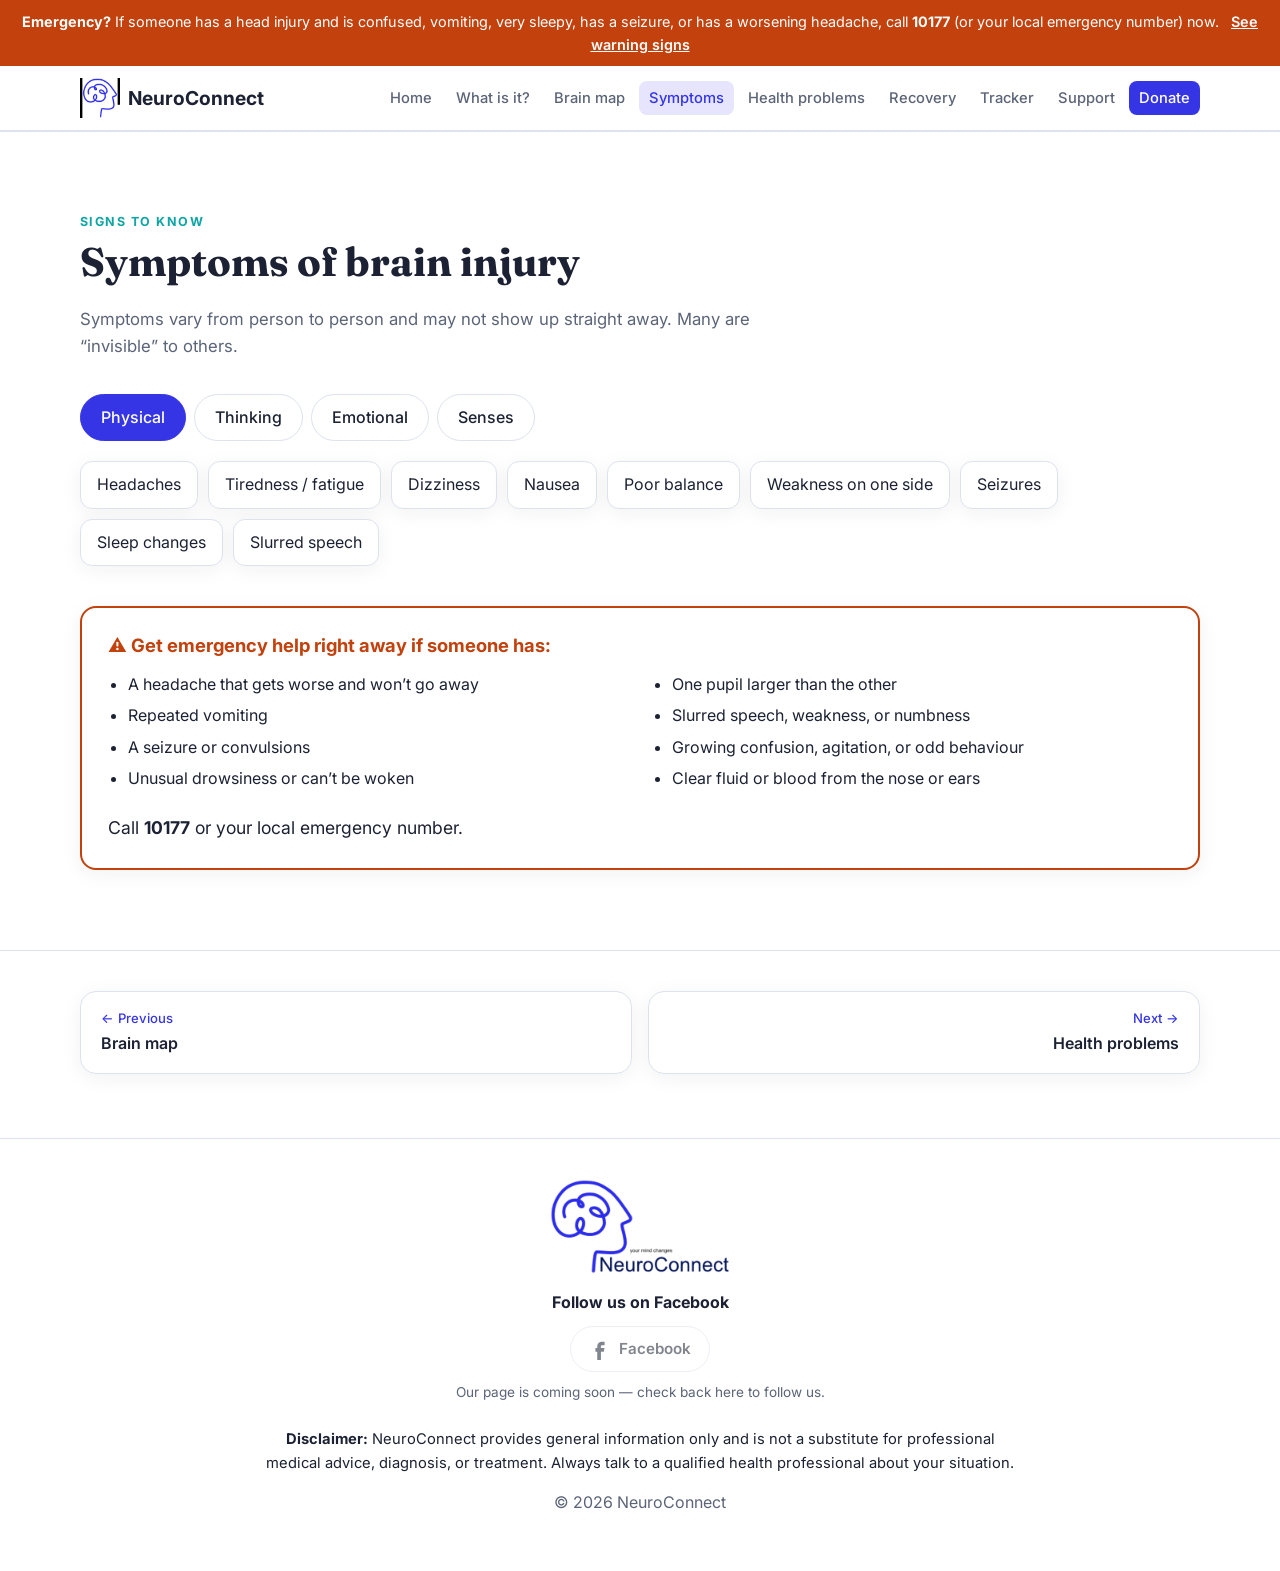
<file: symptoms.html>
<!DOCTYPE html>
<html lang="en">
<head>
  <meta charset="UTF-8">
  <meta name="viewport" content="width=device-width, initial-scale=1.0">
  <title>Symptoms – NeuroConnect</title>
  <meta name="description" content="NeuroConnect explains brain injury, its symptoms, related health problems, recovery, and where to find support.">
  <link rel="preconnect" href="https://fonts.googleapis.com">
  <link rel="preconnect" href="https://fonts.gstatic.com" crossorigin>
  <link href="https://fonts.googleapis.com/css2?family=Inter:wght@400;500;600;700&family=Fraunces:wght@600;700&display=swap" rel="stylesheet">
  <link rel="icon" type="image/png" href="images/icon.png">
  <link rel="apple-touch-icon" href="images/icon.png">
  <link rel="stylesheet" href="styles.css">
</head>
<body>


  <!-- Emergency banner -->
  <div class="alert-bar" role="alert">
    <strong>Emergency?</strong> If someone has a head injury and is confused, vomiting, very sleepy, has a seizure, or has a worsening headache, call <strong>10177</strong> (or your local emergency number) now.
    <a href="symptoms.html#warning-signs">See warning signs</a>
  </div>


  <!-- Navigation -->
  <header class="site-header">
    <nav class="nav container">
      <a href="index.html" class="logo">
        <img src="images/icon.png" alt="" class="logo-mark" width="40" height="40">
        NeuroConnect
      </a>
      <button class="nav-toggle" aria-expanded="false" aria-controls="nav-links" aria-label="Open menu">
        <span></span><span></span><span></span>
      </button>
      <ul class="nav-links" id="nav-links">
        <li><a href="index.html">Home</a></li>
        <li><a href="about.html">What is it?</a></li>
        <li><a href="brain-map.html">Brain map</a></li>
        <li><a href="symptoms.html" class="active" aria-current="page">Symptoms</a></li>
        <li><a href="health.html">Health problems</a></li>
        <li><a href="recovery.html">Recovery</a></li>
        <li><a href="tracker.html">Tracker</a></li>
        <li><a href="support.html">Support</a></li>
        <li><a href="donate.html" class="nav-donate">Donate</a></li>
      </ul>
    </nav>
  </header>

  <main id="top">

    <!-- Symptoms -->
    <section id="symptoms" class="section alt">
      <div class="container">
        <p class="eyebrow">Signs to know</p>
        <h2>Symptoms of brain injury</h2>
        <p class="section-intro">Symptoms vary from person to person and may not show up straight away. Many are “invisible” to others.</p>

        <div class="tabs" role="tablist" aria-label="Symptom categories">
          <button role="tab" aria-selected="true" aria-controls="tab-physical" id="t-physical" class="tab active">Physical</button>
          <button role="tab" aria-selected="false" aria-controls="tab-thinking" id="t-thinking" class="tab">Thinking</button>
          <button role="tab" aria-selected="false" aria-controls="tab-emotional" id="t-emotional" class="tab">Emotional</button>
          <button role="tab" aria-selected="false" aria-controls="tab-sensory" id="t-sensory" class="tab">Senses</button>
        </div>

        <div class="tab-panel active" role="tabpanel" id="tab-physical" aria-labelledby="t-physical">
          <ul class="pill-list">
            <li>Headaches</li><li>Tiredness / fatigue</li><li>Dizziness</li><li>Nausea</li>
            <li>Poor balance</li><li>Weakness on one side</li><li>Seizures</li><li>Sleep changes</li><li>Slurred speech</li>
          </ul>
        </div>
        <div class="tab-panel" role="tabpanel" id="tab-thinking" aria-labelledby="t-thinking" hidden>
          <ul class="pill-list">
            <li>Memory problems</li><li>Poor concentration</li><li>Slower thinking</li><li>Trouble finding words</li>
            <li>Difficulty planning</li><li>Confusion</li><li>Trouble making decisions</li><li>Feeling “foggy”</li>
          </ul>
        </div>
        <div class="tab-panel" role="tabpanel" id="tab-emotional" aria-labelledby="t-emotional" hidden>
          <ul class="pill-list">
            <li>Irritability</li><li>Anxiety</li><li>Low mood / depression</li><li>Mood swings</li>
            <li>Impulsiveness</li><li>Loss of motivation</li><li>Frustration</li><li>Changes in personality</li>
          </ul>
        </div>
        <div class="tab-panel" role="tabpanel" id="tab-sensory" aria-labelledby="t-sensory" hidden>
          <ul class="pill-list">
            <li>Blurred or double vision</li><li>Sensitivity to light</li><li>Sensitivity to noise</li>
            <li>Ringing in ears (tinnitus)</li><li>Changes in taste or smell</li><li>Numbness or tingling</li>
          </ul>
        </div>

        <div id="warning-signs" class="warning card">
          <h3>⚠️ Get emergency help right away if someone has:</h3>
          <div class="warning-grid">
            <ul>
              <li>A headache that gets worse and won’t go away</li>
              <li>Repeated vomiting</li>
              <li>A seizure or convulsions</li>
              <li>Unusual drowsiness or can’t be woken</li>
            </ul>
            <ul>
              <li>One pupil larger than the other</li>
              <li>Slurred speech, weakness, or numbness</li>
              <li>Growing confusion, agitation, or odd behaviour</li>
              <li>Clear fluid or blood from the nose or ears</li>
            </ul>
          </div>
          <p class="warning-cta">Call <strong>10177</strong> or your local emergency number.</p>
        </div>
      </div>
    </section>

    <nav class="pager container" aria-label="Page navigation">
      <a href="brain-map.html" class="pager-prev"><span>← Previous</span>Brain map</a>
      <a href="health.html" class="pager-next"><span>Next →</span>Health problems</a>
    </nav>

  </main>


  <footer class="site-footer">
    <div class="container">
      <img src="images/logo.png" alt="NeuroConnect" class="footer-logo" width="900" height="478">
      <div class="social">
        <p class="social-title">Follow us on Facebook</p>
        <div class="social-links">
          <a data-social="facebook" aria-label="NeuroConnect on Facebook" target="_blank" rel="noopener">
            <svg viewBox="0 0 24 24" width="22" height="22" aria-hidden="true"><path fill="currentColor" d="M14 8h3V4h-3c-2.8 0-5 2.2-5 5v2H7v4h2v9h4v-9h3l1-4h-4V9c0-.6.4-1 1-1z"/></svg>
            <span>Facebook</span>
          </a>
        </div>
        <p class="social-soon muted">Our page is coming soon — check back here to follow us.</p>
      </div>
      <p class="disclaimer"><strong>Disclaimer:</strong> NeuroConnect provides general information only and is not a substitute for professional medical advice, diagnosis, or treatment. Always talk to a qualified health professional about your situation.</p>
      <p class="muted">&copy; <span id="year"></span> NeuroConnect</p>
    </div>
  </footer>

  <button class="to-top" aria-label="Back to top">↑</button>

  <script src="script.js"></script>
</body>
</html>
</file>
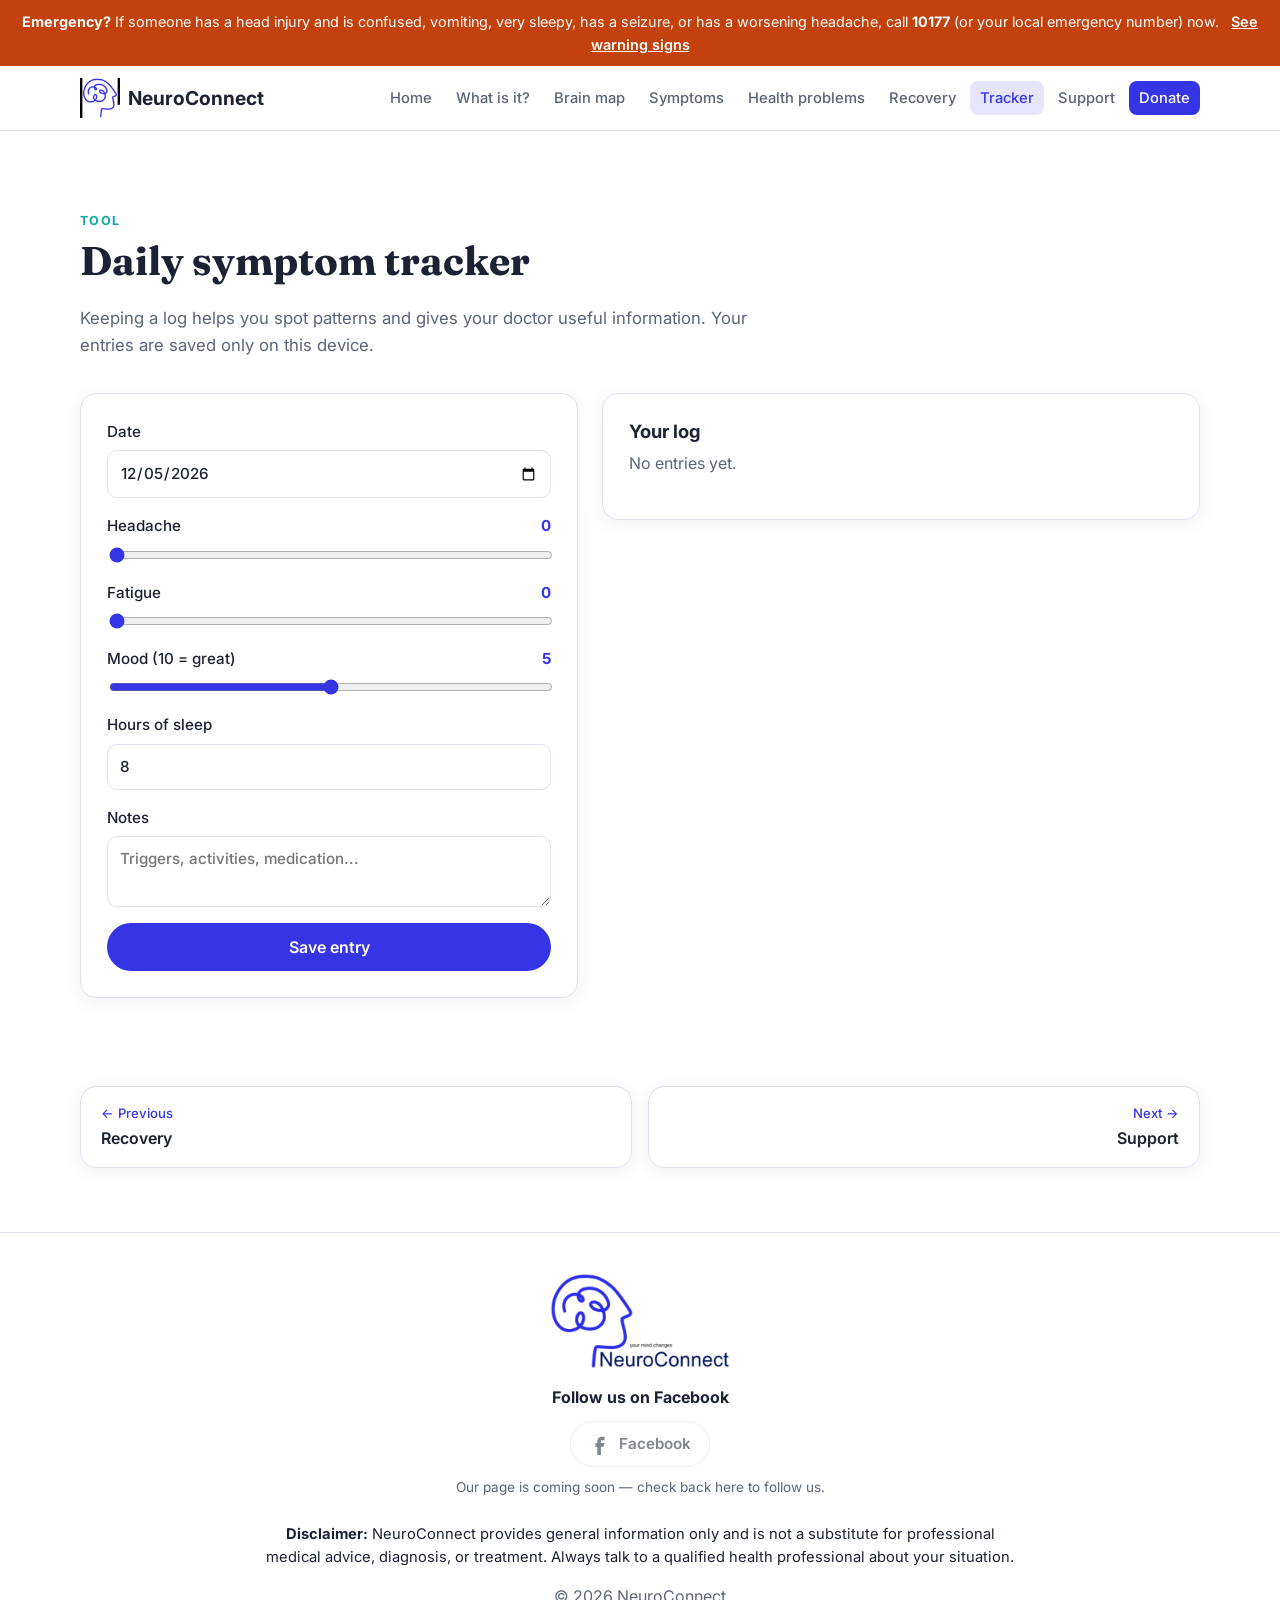
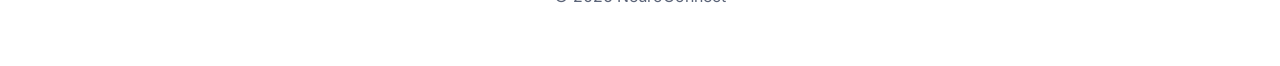
<file: tracker.html>
<!DOCTYPE html>
<html lang="en">
<head>
  <meta charset="UTF-8">
  <meta name="viewport" content="width=device-width, initial-scale=1.0">
  <title>Symptom Tracker – NeuroConnect</title>
  <meta name="description" content="NeuroConnect explains brain injury, its symptoms, related health problems, recovery, and where to find support.">
  <link rel="preconnect" href="https://fonts.googleapis.com">
  <link rel="preconnect" href="https://fonts.gstatic.com" crossorigin>
  <link href="https://fonts.googleapis.com/css2?family=Inter:wght@400;500;600;700&family=Fraunces:wght@600;700&display=swap" rel="stylesheet">
  <link rel="icon" type="image/png" href="images/icon.png">
  <link rel="apple-touch-icon" href="images/icon.png">
  <link rel="stylesheet" href="styles.css">
</head>
<body>


  <!-- Emergency banner -->
  <div class="alert-bar" role="alert">
    <strong>Emergency?</strong> If someone has a head injury and is confused, vomiting, very sleepy, has a seizure, or has a worsening headache, call <strong>10177</strong> (or your local emergency number) now.
    <a href="symptoms.html#warning-signs">See warning signs</a>
  </div>


  <!-- Navigation -->
  <header class="site-header">
    <nav class="nav container">
      <a href="index.html" class="logo">
        <img src="images/icon.png" alt="" class="logo-mark" width="40" height="40">
        NeuroConnect
      </a>
      <button class="nav-toggle" aria-expanded="false" aria-controls="nav-links" aria-label="Open menu">
        <span></span><span></span><span></span>
      </button>
      <ul class="nav-links" id="nav-links">
        <li><a href="index.html">Home</a></li>
        <li><a href="about.html">What is it?</a></li>
        <li><a href="brain-map.html">Brain map</a></li>
        <li><a href="symptoms.html">Symptoms</a></li>
        <li><a href="health.html">Health problems</a></li>
        <li><a href="recovery.html">Recovery</a></li>
        <li><a href="tracker.html" class="active" aria-current="page">Tracker</a></li>
        <li><a href="support.html">Support</a></li>
        <li><a href="donate.html" class="nav-donate">Donate</a></li>
      </ul>
    </nav>
  </header>

  <main id="top">

    <!-- Tracker -->
    <section id="tracker" class="section">
      <div class="container">
        <p class="eyebrow">Tool</p>
        <h2>Daily symptom tracker</h2>
        <p class="section-intro">Keeping a log helps you spot patterns and gives your doctor useful information. Your entries are saved only on this device.</p>
        <div class="tracker-layout">
          <form id="tracker-form" class="card tracker-form">
            <label>Date
              <input type="date" id="tr-date" required>
            </label>
            <label>Headache <output id="o-headache">0</output>
              <input type="range" id="tr-headache" min="0" max="10" value="0">
            </label>
            <label>Fatigue <output id="o-fatigue">0</output>
              <input type="range" id="tr-fatigue" min="0" max="10" value="0">
            </label>
            <label>Mood (10 = great) <output id="o-mood">5</output>
              <input type="range" id="tr-mood" min="0" max="10" value="5">
            </label>
            <label>Hours of sleep
              <input type="number" id="tr-sleep" min="0" max="24" step="0.5" value="8">
            </label>
            <label>Notes
              <textarea id="tr-notes" rows="2" placeholder="Triggers, activities, medication..."></textarea>
            </label>
            <button type="submit" class="btn btn-primary">Save entry</button>
          </form>
          <div class="card tracker-log">
            <div class="log-head">
              <h3>Your log</h3>
              <button type="button" id="tr-clear" class="btn-link">Clear all</button>
            </div>
            <ul id="tr-list" class="log-list"></ul>
            <p id="tr-empty" class="muted">No entries yet.</p>
          </div>
        </div>
      </div>
    </section>

    <nav class="pager container" aria-label="Page navigation">
      <a href="recovery.html" class="pager-prev"><span>← Previous</span>Recovery</a>
      <a href="support.html" class="pager-next"><span>Next →</span>Support</a>
    </nav>

  </main>


  <footer class="site-footer">
    <div class="container">
      <img src="images/logo.png" alt="NeuroConnect" class="footer-logo" width="900" height="478">
      <div class="social">
        <p class="social-title">Follow us on Facebook</p>
        <div class="social-links">
          <a data-social="facebook" aria-label="NeuroConnect on Facebook" target="_blank" rel="noopener">
            <svg viewBox="0 0 24 24" width="22" height="22" aria-hidden="true"><path fill="currentColor" d="M14 8h3V4h-3c-2.8 0-5 2.2-5 5v2H7v4h2v9h4v-9h3l1-4h-4V9c0-.6.4-1 1-1z"/></svg>
            <span>Facebook</span>
          </a>
        </div>
        <p class="social-soon muted">Our page is coming soon — check back here to follow us.</p>
      </div>
      <p class="disclaimer"><strong>Disclaimer:</strong> NeuroConnect provides general information only and is not a substitute for professional medical advice, diagnosis, or treatment. Always talk to a qualified health professional about your situation.</p>
      <p class="muted">&copy; <span id="year"></span> NeuroConnect</p>
    </div>
  </footer>

  <button class="to-top" aria-label="Back to top">↑</button>

  <script src="script.js"></script>
</body>
</html>
</file>
<file: styles.css>
/* ===== Design tokens ===== */
:root {
  --bg: #ffffff;
  --surface: #ffffff;
  --text: #1c2233;
  --muted: #5b6478;
  --border: #dde2ee;
  --primary: #3535e6;
  --primary-soft: #e6e5fd;
  --accent: #0ea5a4;
  --danger: #c2410c;
  --shadow: 0 4px 20px rgba(28, 34, 51, 0.06);
  --radius: 16px;

  --r-frontal: #818cf8;
  --r-parietal: #34d399;
  --r-temporal: #fbbf24;
  --r-occipital: #f472b6;
  --r-cerebellum: #60a5fa;
  --r-brainstem: #a78bfa;
}

/* ===== Base ===== */
*, *::before, *::after { box-sizing: border-box; }
html { scroll-behavior: smooth; scroll-padding-top: 80px; }
body {
  margin: 0;
  font-family: "Inter", system-ui, -apple-system, Segoe UI, sans-serif;
  background: var(--bg);
  color: var(--text);
  line-height: 1.6;
}
h1, h2, h3 { line-height: 1.2; margin: 0 0 0.5em; }
h1, h2 { font-family: "Fraunces", Georgia, serif; }
h1 { font-size: clamp(2.2rem, 5vw, 3.5rem); }
h2 { font-size: clamp(1.8rem, 3.5vw, 2.5rem); }
h3 { font-size: 1.15rem; }
p { margin: 0 0 1em; }
a { color: var(--primary); }
img, svg { max-width: 100%; }

.container { width: min(1120px, 100% - 32px); margin-inline: auto; }
.narrow { width: min(760px, 100% - 32px); }
.section { padding: 80px 0; }
.section.alt { border-top: 1px solid var(--border); border-bottom: 1px solid var(--border); }
.eyebrow {
  text-transform: uppercase; letter-spacing: 0.12em;
  font-size: 0.78rem; font-weight: 700; color: var(--accent); margin-bottom: 0.5em;
}
.section-intro { color: var(--muted); max-width: 680px; font-size: 1.05rem; margin-bottom: 2em; }
.muted { color: var(--muted); }
.sub-heading { margin-top: 3rem; }

/* ===== Alert bar ===== */
.alert-bar {
  background: var(--danger); color: #fff; text-align: center;
  padding: 10px 16px; font-size: 0.9rem;
}
.alert-bar a { color: #fff; font-weight: 600; margin-left: 8px; }

/* ===== Header / Nav ===== */
.site-header {
  position: sticky; top: 0; z-index: 50;
  background: #fff;
  border-bottom: 1px solid var(--border);
}
.nav { display: flex; align-items: center; gap: 16px; height: 64px; }
.logo {
  display: flex; align-items: center; gap: 8px;
  font-weight: 700; font-size: 1.2rem; text-decoration: none; color: var(--text);
}
.logo-mark { width: 40px; height: 40px; display: block; }
.nav-links { display: flex; gap: 4px; list-style: none; margin: 0 0 0 auto; padding: 0; }
.nav-links a {
  text-decoration: none; color: var(--muted); font-weight: 500; font-size: 0.92rem;
  padding: 8px 10px; border-radius: 8px; transition: 0.2s;
}
.nav-links a:hover, .nav-links a.active { color: var(--primary); background: var(--primary-soft); }
.nav-toggle { display: none; }

/* ===== Buttons ===== */
.btn {
  display: inline-block; padding: 12px 24px; border-radius: 999px;
  font-weight: 600; text-decoration: none; border: 2px solid transparent;
  cursor: pointer; font-size: 1rem; font-family: inherit; transition: 0.2s;
}
.btn-primary { background: var(--primary); color: #fff; }
.btn-primary:hover { filter: brightness(1.1); transform: translateY(-1px); }
.btn-ghost { border-color: var(--primary); color: var(--primary); }
.btn-ghost:hover { background: var(--primary-soft); }
.btn-link { background: none; border: none; color: var(--danger); cursor: pointer; font: inherit; font-size: 0.9rem; }

/* ===== Hero ===== */
.hero {
  padding: 90px 0 70px;
}
.hero-grid { display: grid; grid-template-columns: 1.3fr 1fr; gap: 48px; align-items: center; }
.lead { font-size: 1.15rem; color: var(--muted); max-width: 560px; }
.hero-actions { display: flex; gap: 12px; flex-wrap: wrap; margin-top: 1.5em; }
.hero-stats { display: grid; gap: 16px; }
.stat {
  background: var(--surface); border: 1px solid var(--border);
  border-radius: var(--radius); padding: 18px 22px; box-shadow: var(--shadow);
}
.stat-num, .stat-unit { font-family: "Fraunces", serif; font-size: 2rem; font-weight: 700; color: var(--primary); }
.stat-unit { margin-left: 4px; font-size: 1.4rem; }
.stat p { margin: 4px 0 0; color: var(--muted); font-size: 0.92rem; }

/* ===== Cards ===== */
.card-grid { display: grid; gap: 20px; }
.card-grid.two { grid-template-columns: repeat(2, 1fr); }
.card-grid.three { grid-template-columns: repeat(3, 1fr); }
.card-grid.four { grid-template-columns: repeat(4, 1fr); }
.card {
  background: var(--surface); border: 1px solid var(--border);
  border-radius: var(--radius); padding: 26px; box-shadow: var(--shadow);
}
.card-icon { font-size: 2rem; margin-bottom: 8px; }
.check-list { padding: 0; list-style: none; margin: 0; }
.check-list li { padding-left: 26px; position: relative; margin: 6px 0; }
.check-list li::before {
  content: "✓"; position: absolute; left: 0; color: var(--accent); font-weight: 700;
}
.health-card { border-top: 4px solid var(--accent); transition: transform 0.2s; }
.health-card:hover { transform: translateY(-4px); }
.health-card p { color: var(--muted); margin: 0; }

/* Severity */
.severity { margin-top: 40px; }
.severity-scale { display: grid; grid-template-columns: repeat(3, 1fr); gap: 16px; }
.sev { padding: 20px; background: #fff; border: 1px solid var(--border); border-top: 6px solid; border-radius: var(--radius); }
.sev strong { display: block; font-size: 1.1rem; margin-bottom: 4px; }
.sev span { font-size: 0.92rem; }
.sev-mild { border-top-color: #22c55e; }
.sev-moderate { border-top-color: #f59e0b; }
.sev-severe { border-top-color: #ef4444; }

/* Flip cards */
.flip-card {
  background: none; border: none; padding: 0; perspective: 1000px;
  height: 200px; cursor: pointer; font: inherit; color: inherit; text-align: left;
}
.flip-inner {
  position: relative; width: 100%; height: 100%;
  transition: transform 0.6s; transform-style: preserve-3d;
}
.flip-card.flipped .flip-inner { transform: rotateY(180deg); }
.flip-front, .flip-back {
  position: absolute; inset: 0; backface-visibility: hidden;
  border-radius: var(--radius); padding: 24px;
  display: flex; flex-direction: column; justify-content: center;
  border: 1px solid var(--border); box-shadow: var(--shadow);
}
.flip-front { background: var(--surface); }
.flip-front p { color: var(--muted); margin: 0; }
.flip-front::after { content: "Tap to flip ↻"; font-size: 0.8rem; color: var(--primary); margin-top: 12px; }
.flip-back {
  background: var(--primary); color: #fff; transform: rotateY(180deg); font-size: 0.95rem;
}
.flip-back p { margin: 0; }

/* ===== Brain map ===== */
.brain-layout { display: grid; grid-template-columns: 1.2fr 1fr; gap: 32px; align-items: start; }
.brain-figure { background: var(--surface); border: 1px solid var(--border); border-radius: var(--radius); padding: 20px; box-shadow: var(--shadow); }
.brain-svg { width: 100%; height: auto; display: block; }
.region {
  stroke: var(--surface); stroke-width: 3; cursor: pointer;
  transition: opacity 0.2s, transform 0.2s; opacity: 0.85; outline: none;
}
.region[data-region="frontal"] { fill: var(--r-frontal); }
.region[data-region="parietal"] { fill: var(--r-parietal); }
.region[data-region="temporal"] { fill: var(--r-temporal); }
.region[data-region="occipital"] { fill: var(--r-occipital); }
.region[data-region="cerebellum"] { fill: var(--r-cerebellum); }
.region[data-region="brainstem"] { fill: var(--r-brainstem); }
.region:hover, .region:focus-visible { opacity: 1; }
.brain-svg.has-active .region { opacity: 0.35; }
.brain-svg.has-active .region.active { opacity: 1; stroke: var(--text); }
.brain-legend { display: flex; flex-wrap: wrap; gap: 8px; margin-top: 16px; justify-content: center; }
.brain-legend button {
  border: 1px solid var(--border); background: var(--bg); color: var(--text);
  padding: 6px 12px; border-radius: 999px; cursor: pointer; font: inherit; font-size: 0.85rem;
  display: flex; align-items: center; gap: 6px;
}
.brain-legend button::before { content: ""; width: 10px; height: 10px; border-radius: 50%; background: var(--dot); }
.brain-legend button.active { border-color: var(--primary); background: var(--primary-soft); }
.brain-info h3 { font-size: 1.4rem; }
.brain-info h4 { margin: 1em 0 0.4em; font-size: 0.95rem; color: var(--accent); }
.brain-info ul { margin: 0; padding-left: 20px; }

/* ===== Tabs ===== */
.tabs { display: flex; gap: 8px; flex-wrap: wrap; margin-bottom: 20px; }
.tab {
  border: 1px solid var(--border); background: var(--surface); color: var(--text);
  padding: 10px 20px; border-radius: 999px; cursor: pointer; font: inherit; font-weight: 500;
}
.tab.active { background: var(--primary); color: #fff; border-color: var(--primary); }
.tab-panel { animation: fade 0.3s; }
@keyframes fade { from { opacity: 0; transform: translateY(6px); } to { opacity: 1; transform: none; } }
.pill-list { display: flex; flex-wrap: wrap; gap: 10px; list-style: none; padding: 0; margin: 0; }
.pill-list li {
  background: var(--surface); border: 1px solid var(--border);
  padding: 10px 16px; border-radius: 12px; box-shadow: var(--shadow);
}

/* Warning */
.warning { margin-top: 40px; border: 2px solid var(--danger); }
.warning h3 { color: var(--danger); }
.warning-grid { display: grid; grid-template-columns: 1fr 1fr; gap: 0 24px; }
.warning ul { margin: 0; padding-left: 20px; }
.warning li { margin: 6px 0; }
.warning-cta { margin: 16px 0 0; font-size: 1.1rem; }

/* ===== Timeline ===== */
.timeline { list-style: none; padding: 0; margin: 0; position: relative; }
.timeline::before {
  content: ""; position: absolute; left: 21px; top: 10px; bottom: 10px;
  width: 2px; background: var(--border);
}
.timeline li { display: flex; gap: 20px; margin-bottom: 28px; position: relative; }
.tl-dot {
  flex: none; width: 44px; height: 44px; border-radius: 50%;
  background: var(--primary); color: #fff; display: grid; place-items: center; font-weight: 700;
}
.timeline p { color: var(--muted); margin: 0; }

.tip {
  background: var(--surface); border: 1px solid var(--border);
  border-radius: var(--radius); padding: 20px; text-align: center;
}
.tip span { font-size: 1.8rem; }
.tip p { margin: 8px 0 0; font-size: 0.93rem; }

/* ===== Tracker ===== */
.tracker-layout { display: grid; grid-template-columns: 1fr 1.2fr; gap: 24px; align-items: start; }
.tracker-form { display: grid; gap: 16px; }
.tracker-form label { display: grid; gap: 6px; font-weight: 500; font-size: 0.95rem; }
.tracker-form label output { font-weight: 700; color: var(--primary); }
.tracker-form label:has(output) { grid-template-columns: 1fr auto; }
.tracker-form label:has(output) input { grid-column: 1 / -1; }
.tracker-form input[type="date"],
.tracker-form input[type="number"],
.tracker-form textarea {
  font: inherit; padding: 10px 12px; border-radius: 10px;
  border: 1px solid var(--border); background: var(--bg); color: var(--text);
}
.tracker-form input[type="range"] { accent-color: var(--primary); width: 100%; }
.log-head { display: flex; justify-content: space-between; align-items: center; }
.log-list { list-style: none; padding: 0; margin: 0; display: grid; gap: 10px; max-height: 420px; overflow-y: auto; }
.log-list li {
  border: 1px solid var(--border); border-radius: 12px; padding: 12px 14px; background: var(--bg);
  display: grid; grid-template-columns: 1fr auto; gap: 4px 12px;
}
.log-date { font-weight: 600; }
.log-meta { display: flex; flex-wrap: wrap; gap: 6px; grid-column: 1 / -1; }
.log-meta span { font-size: 0.8rem; padding: 2px 8px; border-radius: 999px; background: var(--primary-soft); }
.log-notes { grid-column: 1 / -1; color: var(--muted); font-size: 0.88rem; margin: 0; }
.log-del { background: none; border: none; color: var(--muted); cursor: pointer; font-size: 1.1rem; }
.log-del:hover { color: var(--danger); }

/* ===== FAQ ===== */
.accordion { display: grid; gap: 12px; }
.accordion details {
  background: var(--surface); border: 1px solid var(--border);
  border-radius: 12px; padding: 0 20px;
}
.accordion summary {
  cursor: pointer; padding: 18px 0; font-weight: 600; list-style: none;
  display: flex; justify-content: space-between; align-items: center; gap: 12px;
}
.accordion summary::-webkit-details-marker { display: none; }
.accordion summary::after { content: "+"; font-size: 1.4rem; color: var(--primary); transition: transform 0.2s; }
.accordion details[open] summary::after { transform: rotate(45deg); }
.accordion details p { color: var(--muted); padding-bottom: 18px; margin: 0; }

/* ===== Resources ===== */
.resource { text-decoration: none; color: var(--text); transition: transform 0.2s, border-color 0.2s; }
.resource:hover { transform: translateY(-4px); border-color: var(--primary); }
.resource p { color: var(--muted); }
.arrow { color: var(--primary); font-weight: 600; }

/* ===== Footer ===== */
.site-footer { background: var(--surface); border-top: 1px solid var(--border); padding: 40px 0; text-align: center; }
.disclaimer { max-width: 760px; margin: 0 auto 1em; font-size: 0.92rem; }

.to-top {
  position: fixed; right: 20px; bottom: 20px; width: 48px; height: 48px;
  border-radius: 50%; border: none; background: var(--primary); color: #fff;
  font-size: 1.3rem; cursor: pointer; box-shadow: var(--shadow);
  opacity: 0; pointer-events: none; transition: opacity 0.3s;
}
.to-top.show { opacity: 1; pointer-events: auto; }

/* Reveal on scroll */
.reveal { opacity: 0; transform: translateY(20px); transition: opacity 0.6s, transform 0.6s; }
.reveal.visible { opacity: 1; transform: none; }

/* ===== Responsive ===== */
@media (max-width: 960px) {
  .card-grid.three { grid-template-columns: repeat(2, 1fr); }
  .card-grid.four { grid-template-columns: repeat(2, 1fr); }
  .hero-grid, .brain-layout, .tracker-layout { grid-template-columns: 1fr; }

  .nav-toggle {
    display: flex; flex-direction: column; gap: 5px; margin-left: auto;
    background: none; border: none; cursor: pointer; padding: 8px;
  }
  .nav-toggle span { width: 22px; height: 2px; background: var(--text); transition: 0.3s; }
  .nav-toggle[aria-expanded="true"] span:nth-child(1) { transform: translateY(7px) rotate(45deg); }
  .nav-toggle[aria-expanded="true"] span:nth-child(2) { opacity: 0; }
  .nav-toggle[aria-expanded="true"] span:nth-child(3) { transform: translateY(-7px) rotate(-45deg); }
  .nav-links {
    position: absolute; top: 64px; left: 0; right: 0; flex-direction: column;
    background: var(--surface); border-bottom: 1px solid var(--border);
    padding: 12px 16px; display: none;
  }
  .nav-links.open { display: flex; }
}

@media (max-width: 600px) {
  .section { padding: 56px 0; }
  .card-grid.two, .card-grid.three, .severity-scale, .warning-grid { grid-template-columns: 1fr; }
  .card-grid.four { grid-template-columns: 1fr 1fr; }
  .hero { padding: 56px 0 48px; }
}

@media (prefers-reduced-motion: reduce) {
  html { scroll-behavior: auto; }
  *, *::before, *::after { transition: none !important; animation: none !important; }
  .reveal { opacity: 1; transform: none; }
}

/* ===== Logo ===== */
.hero-logo { display: block; width: min(340px, 80%); height: auto; margin: 0 0 24px -8px; }
.footer-logo { display: block; width: 180px; height: auto; margin: 0 auto 16px; }

/* ===== Multi-page ===== */
.page-card { display: flex; flex-direction: column; }
.page-card p { flex: 1; }
.page-icon { font-size: 2rem; margin-bottom: 8px; }
.warning .btn { margin-top: 8px; }

.pager {
  display: grid; grid-template-columns: 1fr 1fr; gap: 16px;
  padding: 0 0 64px; margin-top: 8px;
}
.pager a {
  display: flex; flex-direction: column; gap: 2px;
  background: var(--surface); border: 1px solid var(--border); border-radius: var(--radius);
  padding: 16px 20px; text-decoration: none; color: var(--text); font-weight: 600;
  box-shadow: var(--shadow); transition: border-color 0.2s, transform 0.2s;
}
.pager a:hover { border-color: var(--primary); transform: translateY(-2px); }
.pager a span { font-size: 0.82rem; font-weight: 500; color: var(--primary); }
.pager-next { text-align: right; grid-column: 2; }
.section + .pager { padding-top: 0; }
.section.alt + .pager { padding-top: 32px; }
@media (max-width: 600px) {
  .pager { grid-template-columns: 1fr; }
  .pager-next { grid-column: 1; }
}

/* ===== South Africa support ===== */
.emergency-numbers { border: 2px solid var(--danger); margin-bottom: 24px; }
.emergency-numbers h3 { color: var(--danger); }
.emergency-numbers ul {
  list-style: none; padding: 0; margin: 0;
  display: grid; grid-template-columns: repeat(auto-fit, minmax(220px, 1fr)); gap: 10px 24px;
}
.emergency-numbers a { color: var(--danger); text-decoration: none; font-size: 1.15rem; margin-right: 6px; }
.resource .phone { color: var(--text); font-weight: 600; margin-bottom: 0.6em; }

/* ===== Donate ===== */
.nav-links a.nav-donate { background: var(--primary); color: #fff; }
.nav-links a.nav-donate:hover, .nav-links a.nav-donate.active { background: var(--primary); color: #fff; filter: brightness(1.1); }
.donate-layout { display: grid; grid-template-columns: 1.2fr 1fr; gap: 40px; align-items: start; }
.donate-uses { margin-bottom: 28px; }
.donate-thanks { border: 2px solid var(--accent); margin-bottom: 20px; }
.org-details dl { display: grid; grid-template-columns: auto 1fr; gap: 6px 16px; margin: 0; }
.org-details dt { color: var(--muted); }
.org-details dd { margin: 0; font-weight: 600; }
.donate-form { display: grid; gap: 16px; position: sticky; top: 88px; }
.donate-form h3 { margin: 0; }
.amount-grid { display: grid; grid-template-columns: repeat(4, 1fr); gap: 8px; }
.amount {
  font: inherit; font-weight: 700; font-size: 1.05rem; padding: 14px 0;
  border: 2px solid var(--border); border-radius: 12px; background: #fff; color: var(--text); cursor: pointer;
}
.amount:hover { border-color: var(--primary); }
.amount.active { border-color: var(--primary); background: var(--primary-soft); color: var(--primary); }
.custom-amount { display: grid; gap: 6px; font-weight: 500; font-size: 0.95rem; }
.rand-input { display: flex; align-items: center; border: 1px solid var(--border); border-radius: 10px; overflow: hidden; }
.rand-input span { padding: 10px 12px; background: var(--primary-soft); font-weight: 700; color: var(--primary); }
.rand-input input { flex: 1; border: 0; padding: 10px 12px; font: inherit; min-width: 0; outline: none; }
.rand-input:focus-within { border-color: var(--primary); }
.donate-btn { width: 100%; font-size: 1.1rem; padding: 16px; }
.donate-btn:disabled { background: var(--muted); cursor: not-allowed; transform: none; filter: none; }
.secure-note { font-size: 0.85rem; text-align: center; margin: 0; }
@media (max-width: 960px) {
  .donate-layout { grid-template-columns: 1fr; }
  .donate-form { position: static; }
  .nav-links a.nav-donate { text-align: center; }
}

/* ===== Follow us ===== */
.social { margin: 8px 0 24px; }
.social-title { font-weight: 700; margin-bottom: 10px; }
.social-links { display: flex; justify-content: center; gap: 12px; flex-wrap: wrap; }
.social-links a {
  display: inline-flex; align-items: center; gap: 8px;
  padding: 10px 18px; border: 1px solid var(--border); border-radius: 999px;
  color: var(--text); text-decoration: none; font-weight: 600; font-size: 0.95rem;
  transition: border-color 0.2s, color 0.2s, transform 0.2s;
}
.social-links a:hover { border-color: var(--primary); color: var(--primary); transform: translateY(-2px); }
.social-links a.pending { opacity: 0.55; cursor: default; }
.social-links a.pending:hover { border-color: var(--border); color: var(--text); transform: none; }
.social-soon { font-size: 0.85rem; margin: 10px 0 0; }
</file>
